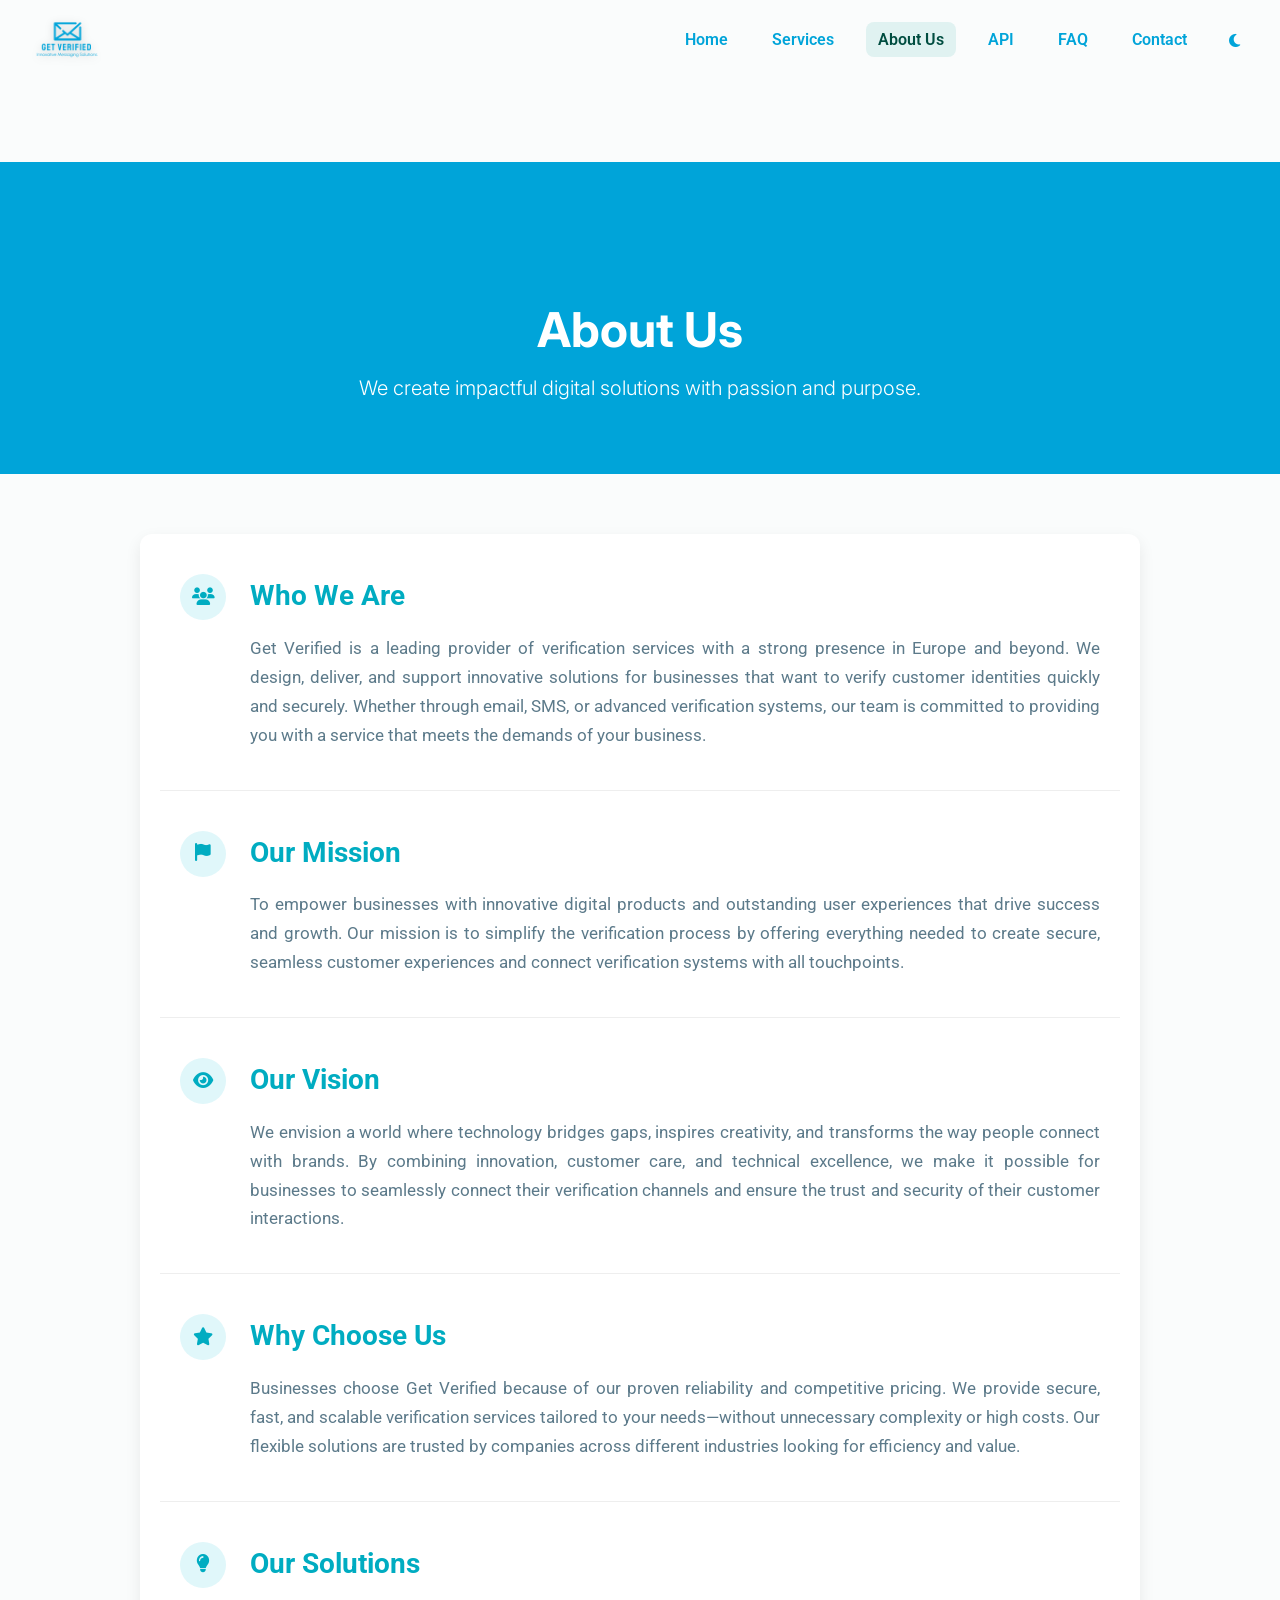
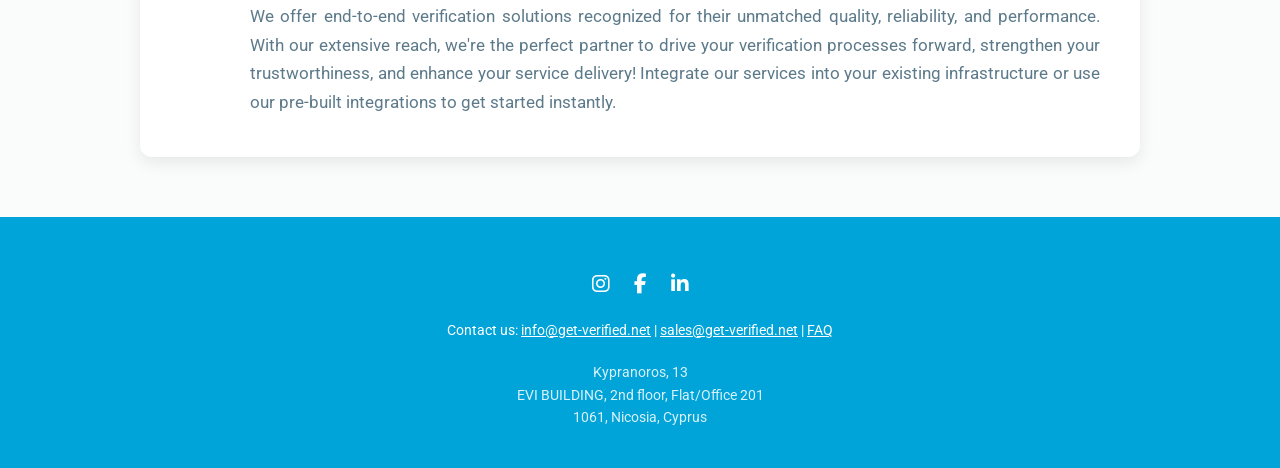
<file: aboutus/index.html>
﻿
<html lang="en">
<head>
  <meta charset="UTF-8">
  <meta name="viewport" content="width=device-width, initial-scale=1.0">
  <script>(function(){var t=localStorage.getItem('theme');if(t==='dark'){document.documentElement.setAttribute('data-theme','dark');}})();</script>
  <title>About Us</title>
  <meta name="description" content="Learn about Get Verified — innovative messaging solutions built for businesses that need reliable, secure communication.">
  <meta property="og:title" content="Get Verified | About Us">
  <meta property="og:description" content="Innovative messaging solutions built for businesses that need reliable, secure communication.">
  <meta property="og:image" content="https://get-verified.net/assets/FullLogo.png">
  <meta property="og:url" content="https://get-verified.net/aboutus/">
  <meta property="og:type" content="website">
  <link rel="icon" type="image/x-icon" href="/favicon.ico">
  <link rel="apple-touch-icon" href="/apple-touch-icon.png">
  <link href="https://fonts.googleapis.com/css2?family=Roboto:wght@400;700&display=swap" rel="stylesheet">
  <link rel="stylesheet" href="../shared.css">
  <link rel="stylesheet" href="aboutus.css">
  <link rel="stylesheet" href="https://cdnjs.cloudflare.com/ajax/libs/font-awesome/6.5.0/css/all.min.css">
</head>
<body>
  <!-- Navbar -->
  <nav class="navbar">
    <div class="logo">
      <img src="../assets/FullLogo_Transparent.png" alt="Get Verified logo" class="logo">
    </div>
    <ul class="nav-links">
      <li><a href="/index.html">Home</a></li>
      <li><a href="/services/index.html">Services</a></li>
      <li><a href="/aboutus/index.html">About Us</a></li>
      <li><a href="/api/index.html">API</a></li>
      <li><a href="/faq/index.html">FAQ</a></li>
      <li><a href="/contact/index.html">Contact</a></li>
      <li><button id="theme-toggle" class="theme-toggle" aria-label="Toggle dark mode"><i class="fas fa-moon"></i></button></li>
    </ul>
    <div class="hamburger" onclick="toggleMenu()">
      <div class="bar"></div>
      <div class="bar"></div>
      <div class="bar"></div>
    </div>
  </nav>

  <div style="height: 80px;"></div> <!-- spacing for fixed navbar -->

  <!-- Hero Section -->
  <div class="hero-section">
    <h1>About Us</h1>
    <p>We create impactful digital solutions with passion and purpose.</p>
  </div>

  <!-- Main Content -->
  <main class="about-content">
    <section>
      <h2>Who We Are</h2>
      <p>Get Verified is a leading provider of verification services with a strong presence in Europe and beyond. We design, deliver, and support innovative solutions for businesses that want to verify customer identities quickly and securely. Whether through email, SMS, or advanced verification systems, our team is committed to providing you with a service that meets the demands of your business.</p>
    </section>

    <section>
      <h2>Our Mission</h2>
      <p>To empower businesses with innovative digital products and outstanding user experiences that drive success and growth. Our mission is to simplify the verification process by offering everything needed to create secure, seamless customer experiences and connect verification systems with all touchpoints.</p>
    </section>

    <section>
      <h2>Our Vision</h2>
      <p>We envision a world where technology bridges gaps, inspires creativity, and transforms the way people connect with brands. By combining innovation, customer care, and technical excellence, we make it possible for businesses to seamlessly connect their verification channels and ensure the trust and security of their customer interactions.</p>
    </section>

    <section>
      <h2>Why Choose Us</h2>
      <p>Businesses choose Get Verified because of our proven reliability and competitive pricing. We provide secure, fast, and scalable verification services tailored to your needs—without unnecessary complexity or high costs. Our flexible solutions are trusted by companies across different industries looking for efficiency and value.</p>
    </section>

    <section>
      <h2>Our Solutions</h2>
      <p>We offer end-to-end verification solutions recognized for their unmatched quality, reliability, and performance. With our extensive reach, we're the perfect partner to drive your verification processes forward, strengthen your trustworthiness, and enhance your service delivery! Integrate our services into your existing infrastructure or use our pre-built integrations to get started instantly.</p>
    </section>
  </main>

  <!-- Footer -->
  <footer class="footer">
    <div class="social-icons">
      <a href="https://www.instagram.com/" target="_blank"><i class="fab fa-instagram"></i></a>
      <a href="https://www.facebook.com/" target="_blank"><i class="fab fa-facebook-f"></i></a>
      <a href="https://www.linkedin.com/" target="_blank"><i class="fab fa-linkedin-in"></i></a>
    </div>
    <div class="contact-emails">
  <p>Contact us: 
    <a href="mailto:info@get-verified.net">info@get-verified.net</a> | 
    <a href="mailto:sales@get-verified.net">sales@get-verified.net</a> | 
    <a href="/faq/index.html">FAQ</a>
  </p>
</div>

    <p class="copyright">Kypranoros, 13
      EVI BUILDING, 2nd floor, Flat/Office 201
      1061, Nicosia, Cyprus</p>
  </footer>

  <script src="../script.js"></script>
</body>
</html>
</file>
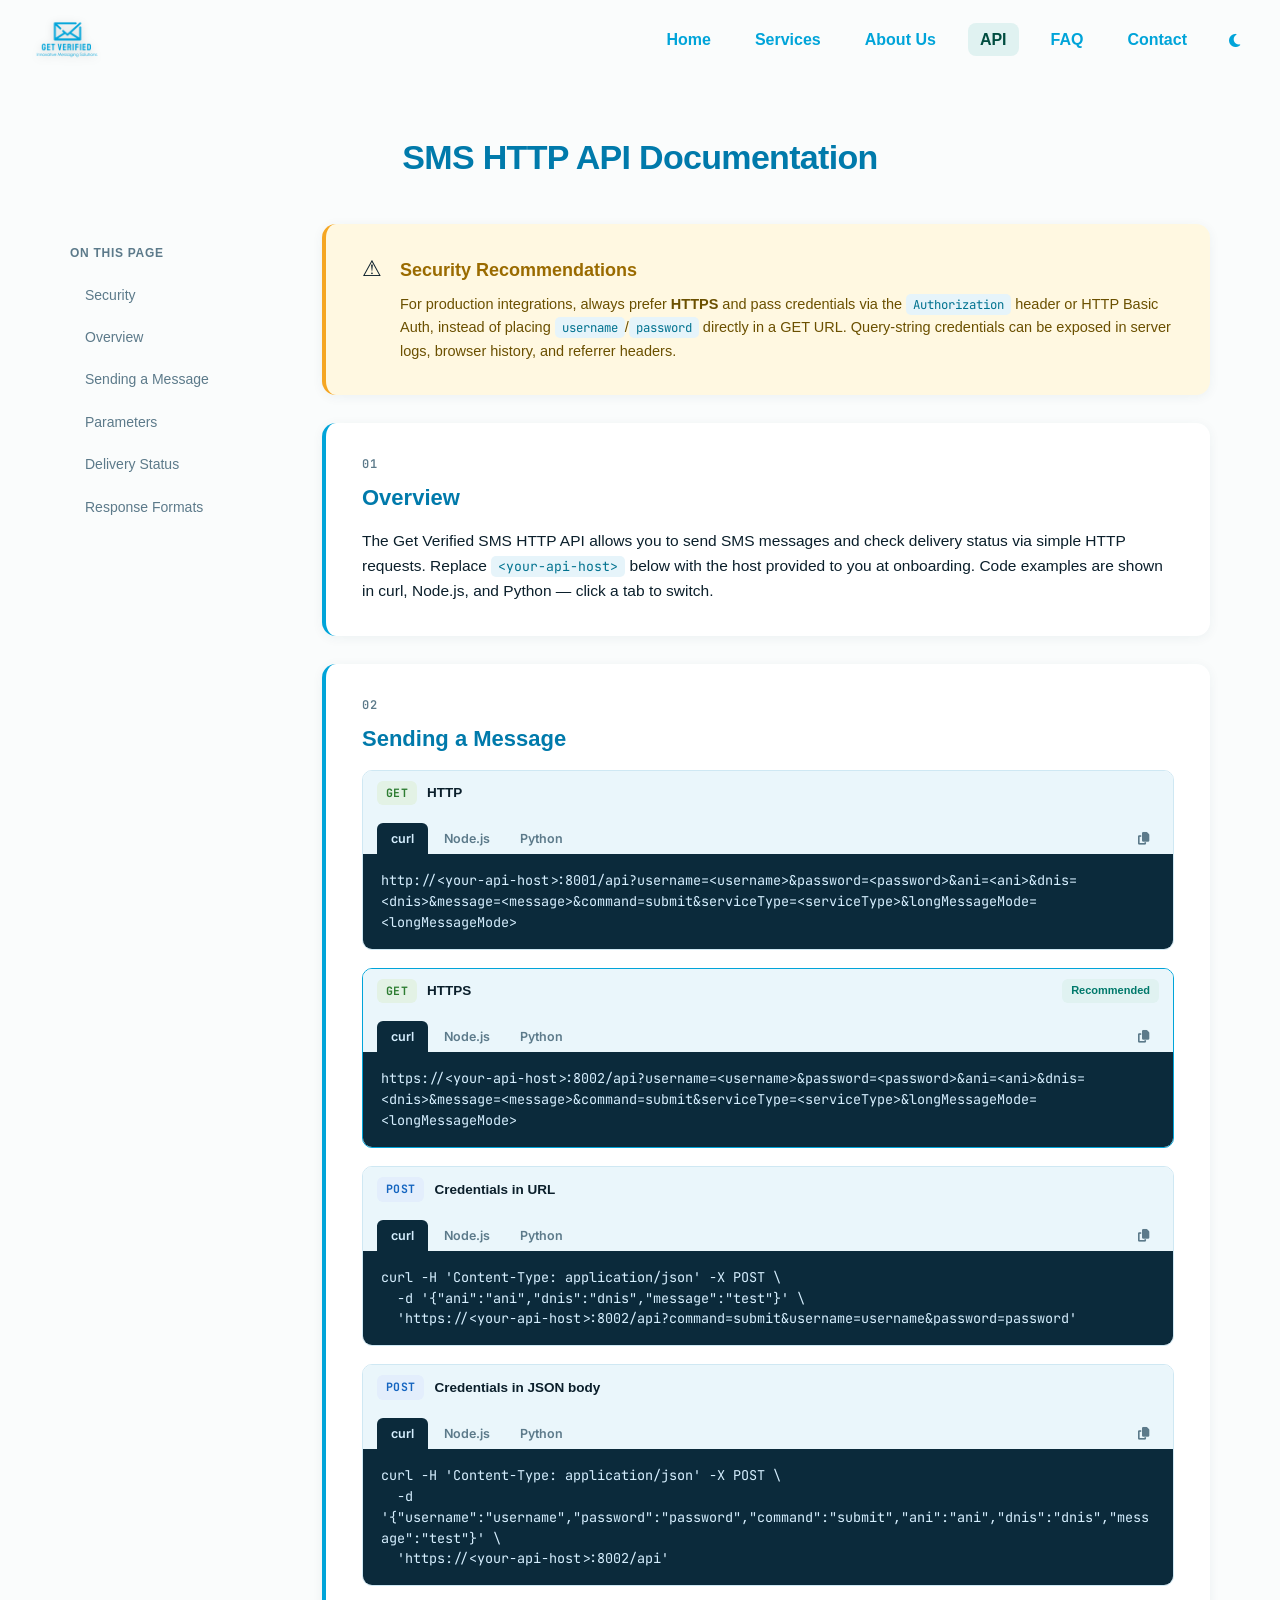
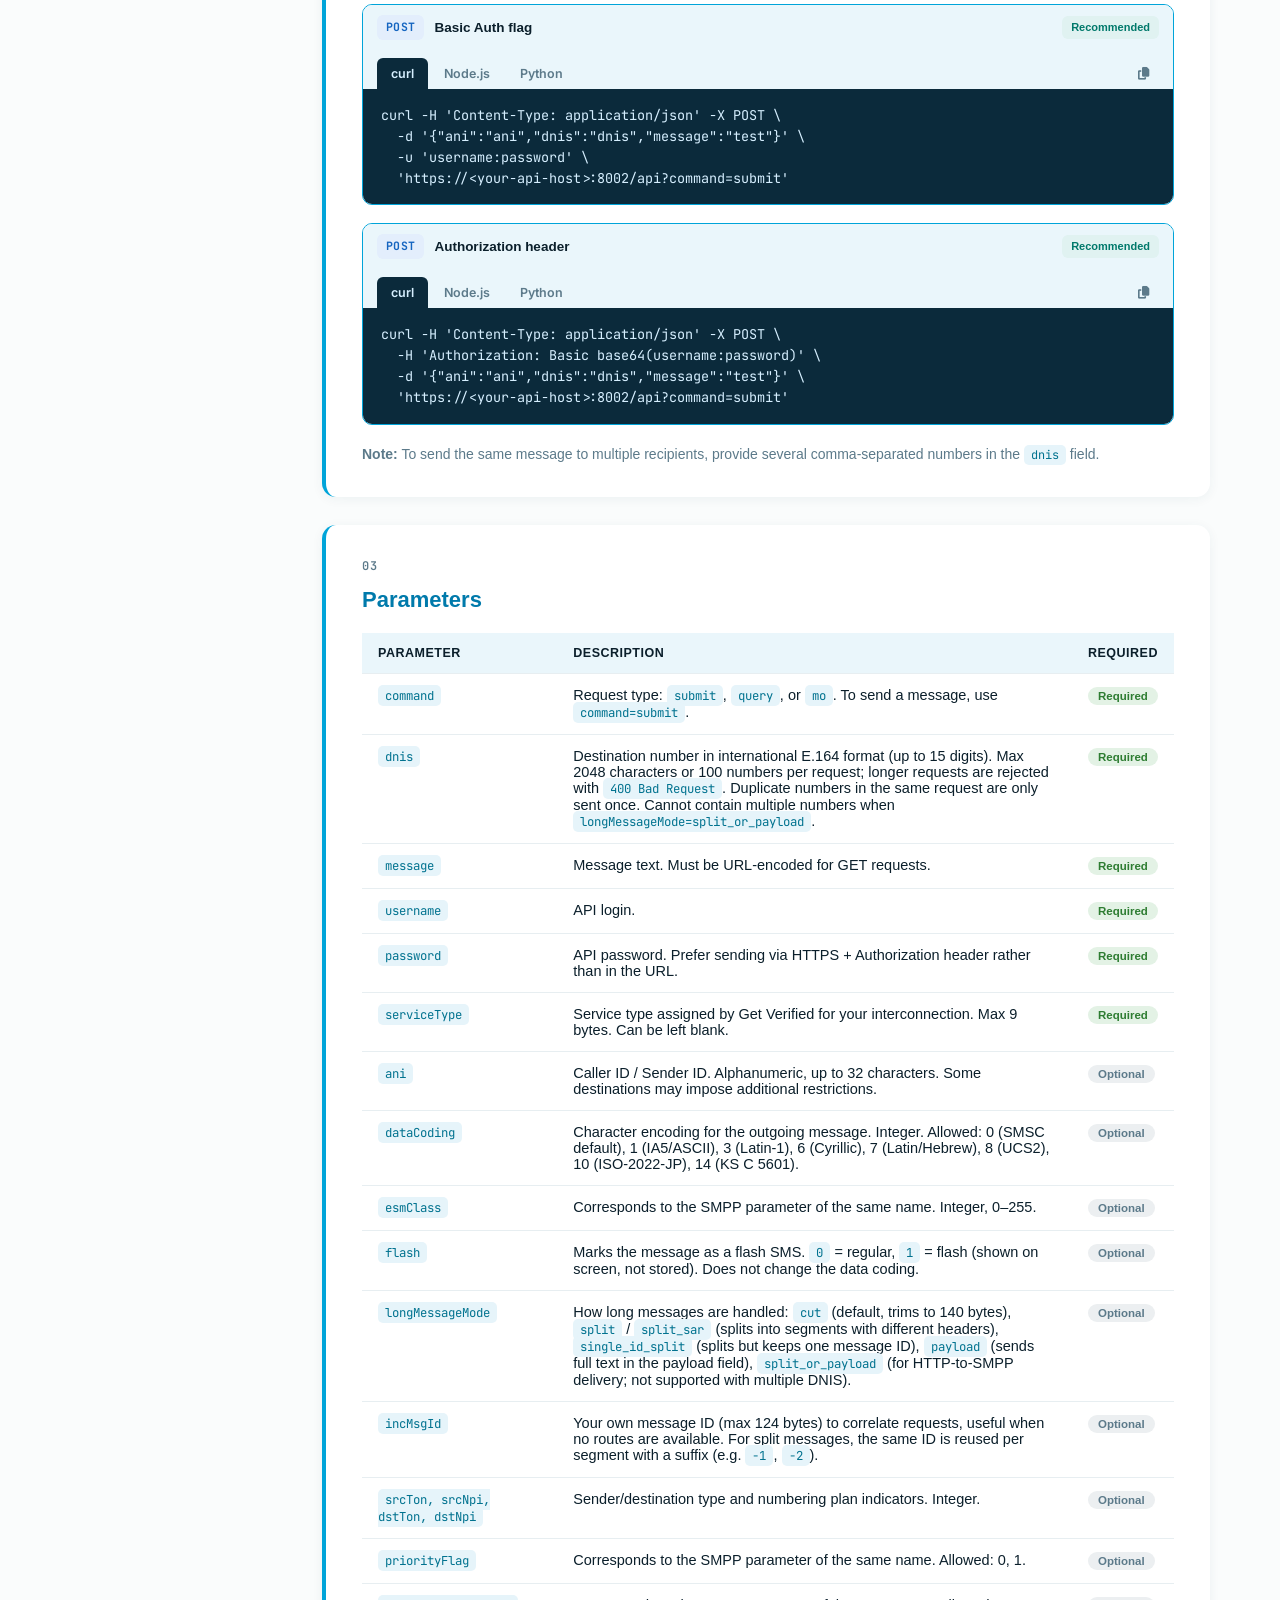
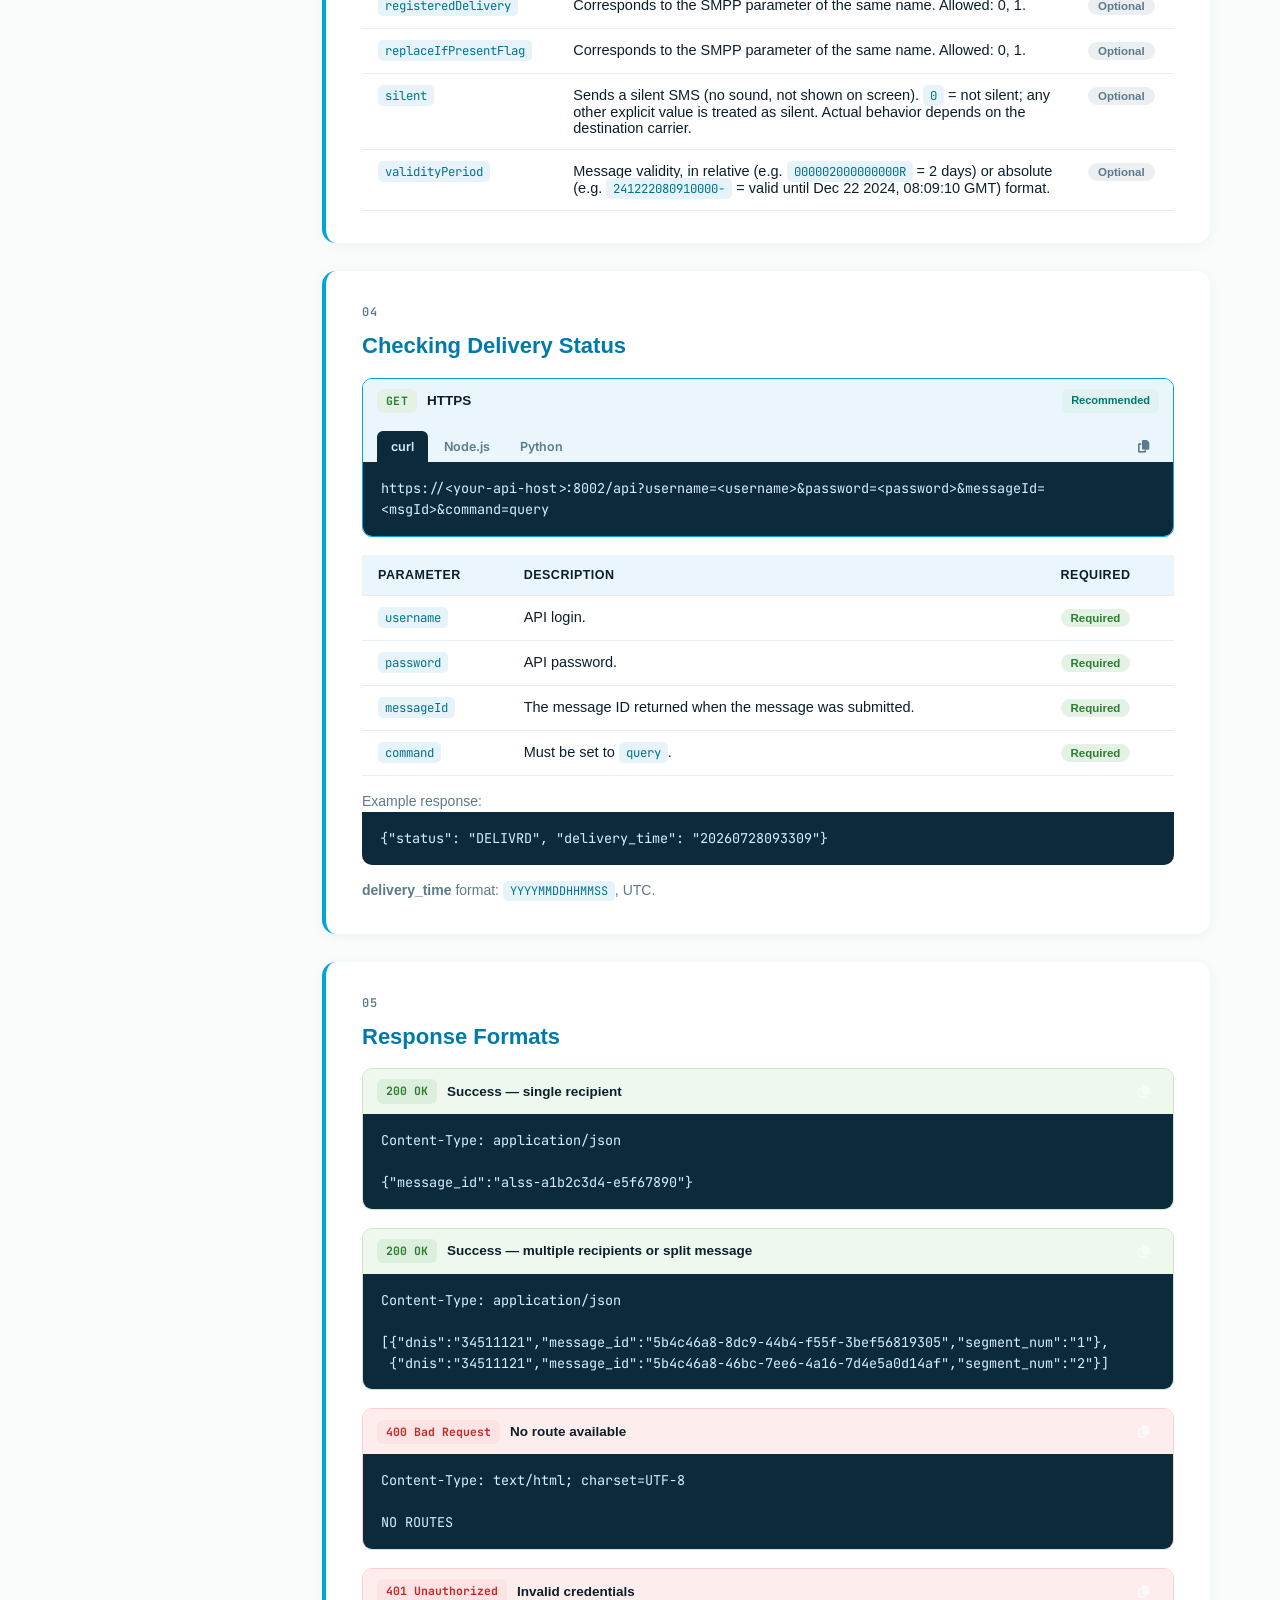
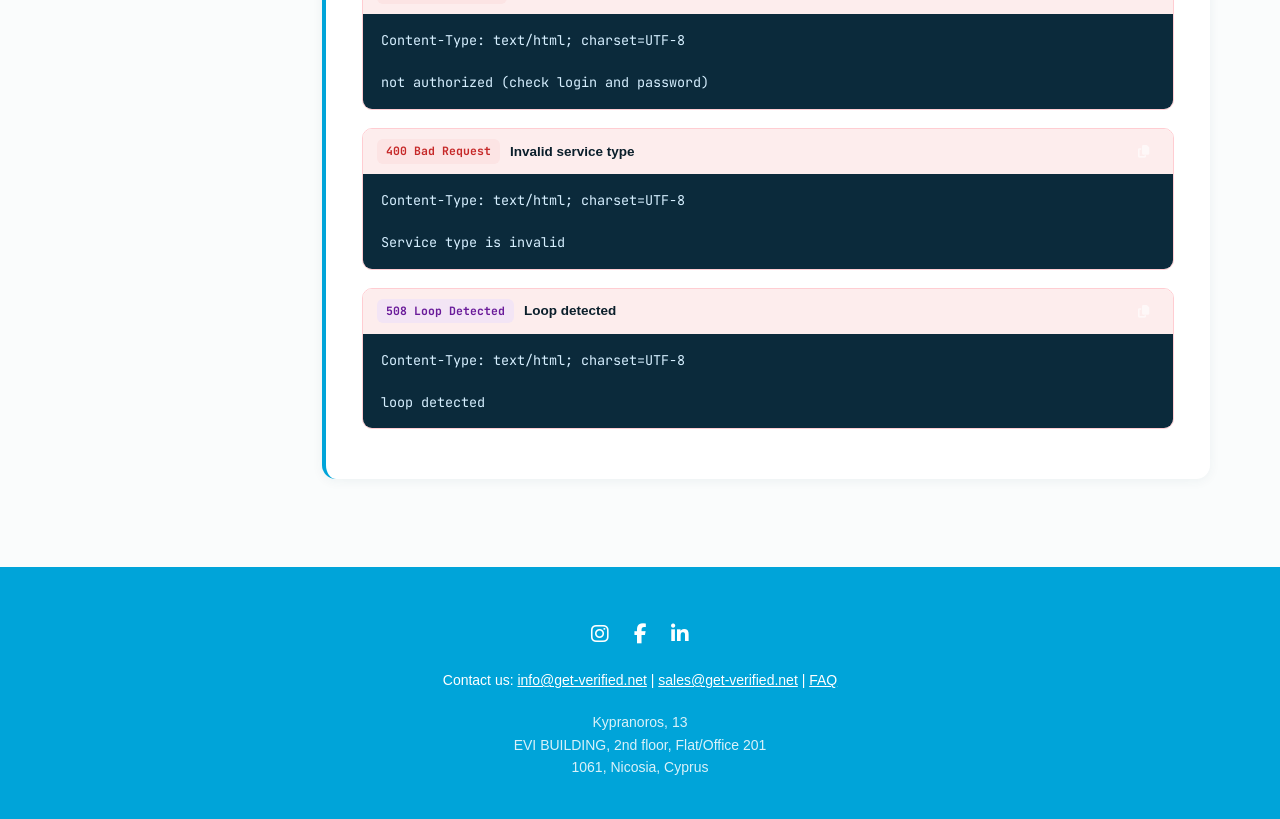
<file: api/index.html>
﻿<html lang="en">
<head>
  <meta charset="UTF-8">
  <meta name="viewport" content="width=device-width, initial-scale=1.0">
  <script>(function(){var t=localStorage.getItem('theme');if(t==='dark'){document.documentElement.setAttribute('data-theme','dark');}})();</script>
  <title>Get Verified | SMS HTTP API Documentation</title>
  <meta name="description" content="SMS HTTP API documentation for developers integrating Get Verified messaging services.">
  <meta property="og:title" content="Get Verified | SMS HTTP API Documentation">
  <meta property="og:description" content="SMS HTTP API documentation for developers.">
  <meta property="og:image" content="https://get-verified.net/assets/FullLogo.png">
  <meta property="og:url" content="https://get-verified.net/api/">
  <meta property="og:type" content="website">
  <link rel="icon" type="image/x-icon" href="/favicon.ico">
  <link rel="apple-touch-icon" href="/apple-touch-icon.png">
  <link href="https://fonts.googleapis.com/css2?family=Roboto:wght@400;700&display=swap" rel="stylesheet">
  <link rel="stylesheet" href="../shared.css">
  <link rel="stylesheet" href="api.css">
  <link rel="stylesheet" href="../css/styles.css">
  <link rel="stylesheet" href="https://cdnjs.cloudflare.com/ajax/libs/font-awesome/6.5.0/css/all.min.css">
</head>
<body>
<!-- Navbar -->
<nav class="navbar">
    <div class="logo">
      <img src="/assets/FullLogo_Transparent.png" alt="Get Verified logo" class="logo">
    </div>
    <ul class="nav-links">
      <li><a href="/index.html">Home</a></li>
      <li><a href="/services/index.html">Services</a></li>
      <li><a href="/aboutus/index.html">About Us</a></li>
      <li><a href="/api/index.html">API</a></li>
      <li><a href="/faq/index.html">FAQ</a></li>
      <li><a href="/contact/index.html">Contact</a></li>
      <li><button id="theme-toggle" class="theme-toggle" aria-label="Toggle dark mode"><i class="fas fa-moon"></i></button></li>
    </ul>
    <div class="hamburger" onclick="toggleMenu()">
      <div class="bar"></div>
      <div class="bar"></div>
      <div class="bar"></div>
    </div>
  </nav>
   <!-- Page Content -->
   <header>
    <h1>SMS HTTP API Documentation</h1>
  </header>

    <div class="api-layout">

    <!-- Sidebar TOC -->
    <aside class="api-toc">
      <p class="api-toc-label">On this page</p>
      <a href="#security">Security</a>
      <a href="#overview">Overview</a>
      <a href="#sending">Sending a Message</a>
      <a href="#parameters">Parameters</a>
      <a href="#status">Delivery Status</a>
      <a href="#responses">Response Formats</a>
    </aside>

    <div class="api-container">

      <!-- Security Notice -->
      <section class="api-section security-notice" id="security">
        <div class="section-icon">⚠</div>
        <div>
          <h2>Security Recommendations</h2>
          <p>For production integrations, always prefer <strong>HTTPS</strong> and pass credentials via the <code>Authorization</code> header or HTTP Basic Auth, instead of placing <code>username</code>/<code>password</code> directly in a GET URL. Query-string credentials can be exposed in server logs, browser history, and referrer headers.</p>
        </div>
      </section>

      <!-- Overview -->
      <section class="api-section" id="overview">
        <span class="eyebrow">01</span>
        <h2>Overview</h2>
        <p>The Get Verified SMS HTTP API allows you to send SMS messages and check delivery status via simple HTTP requests. Replace <code>&lt;your-api-host&gt;</code> below with the host provided to you at onboarding. Code examples are shown in curl, Node.js, and Python — click a tab to switch.</p>
      </section>

      <!-- Request Formats -->
      <section class="api-section" id="sending">
        <span class="eyebrow">02</span>
        <h2>Sending a Message</h2>

        <div class="endpoint-card">
          <div class="endpoint-head"><span class="method-badge method-get">GET</span><span class="endpoint-title">HTTP</span></div>
          <div class="code-tabs">
            <button class="code-tab active" data-lang="curl">curl</button>
            <button class="code-tab" data-lang="node">Node.js</button>
            <button class="code-tab" data-lang="python">Python</button>
          </div>
          <pre class="code-block active" data-lang="curl">http://&lt;your-api-host&gt;:8001/api?username=&lt;username&gt;&password=&lt;password&gt;&ani=&lt;ani&gt;&dnis=&lt;dnis&gt;&message=&lt;message&gt;&command=submit&serviceType=&lt;serviceType&gt;&longMessageMode=&lt;longMessageMode&gt;</pre>
          <pre class="code-block" data-lang="node">const params = new URLSearchParams({
  username: '&lt;username&gt;',
  password: '&lt;password&gt;',
  ani: '&lt;ani&gt;',
  dnis: '&lt;dnis&gt;',
  message: '&lt;message&gt;',
  command: 'submit',
  serviceType: '&lt;serviceType&gt;',
  longMessageMode: '&lt;longMessageMode&gt;'
});

const response = await fetch(`http://&lt;your-api-host&gt;:8001/api?${params}`);
const data = await response.json();</pre>
          <pre class="code-block" data-lang="python">import requests

params = {
    'username': '&lt;username&gt;',
    'password': '&lt;password&gt;',
    'ani': '&lt;ani&gt;',
    'dnis': '&lt;dnis&gt;',
    'message': '&lt;message&gt;',
    'command': 'submit',
    'serviceType': '&lt;serviceType&gt;',
    'longMessageMode': '&lt;longMessageMode&gt;'
}

response = requests.get('http://&lt;your-api-host&gt;:8001/api', params=params)
print(response.json())</pre>
        </div>

        <div class="endpoint-card recommended">
          <div class="endpoint-head"><span class="method-badge method-get">GET</span><span class="endpoint-title">HTTPS</span><span class="recommended-badge">Recommended</span></div>
          <div class="code-tabs">
            <button class="code-tab active" data-lang="curl">curl</button>
            <button class="code-tab" data-lang="node">Node.js</button>
            <button class="code-tab" data-lang="python">Python</button>
          </div>
          <pre class="code-block active" data-lang="curl">https://&lt;your-api-host&gt;:8002/api?username=&lt;username&gt;&password=&lt;password&gt;&ani=&lt;ani&gt;&dnis=&lt;dnis&gt;&message=&lt;message&gt;&command=submit&serviceType=&lt;serviceType&gt;&longMessageMode=&lt;longMessageMode&gt;</pre>
          <pre class="code-block" data-lang="node">const params = new URLSearchParams({
  username: '&lt;username&gt;',
  password: '&lt;password&gt;',
  ani: '&lt;ani&gt;',
  dnis: '&lt;dnis&gt;',
  message: '&lt;message&gt;',
  command: 'submit',
  serviceType: '&lt;serviceType&gt;',
  longMessageMode: '&lt;longMessageMode&gt;'
});

const response = await fetch(`https://&lt;your-api-host&gt;:8002/api?${params}`);
const data = await response.json();</pre>
          <pre class="code-block" data-lang="python">import requests

params = {
    'username': '&lt;username&gt;',
    'password': '&lt;password&gt;',
    'ani': '&lt;ani&gt;',
    'dnis': '&lt;dnis&gt;',
    'message': '&lt;message&gt;',
    'command': 'submit',
    'serviceType': '&lt;serviceType&gt;',
    'longMessageMode': '&lt;longMessageMode&gt;'
}

response = requests.get('https://&lt;your-api-host&gt;:8002/api', params=params)
print(response.json())</pre>
        </div>

        <div class="endpoint-card">
          <div class="endpoint-head"><span class="method-badge method-post">POST</span><span class="endpoint-title">Credentials in URL</span></div>
          <div class="code-tabs">
            <button class="code-tab active" data-lang="curl">curl</button>
            <button class="code-tab" data-lang="node">Node.js</button>
            <button class="code-tab" data-lang="python">Python</button>
          </div>
          <pre class="code-block active" data-lang="curl">curl -H 'Content-Type: application/json' -X POST \
  -d '{"ani":"ani","dnis":"dnis","message":"test"}' \
  'https://&lt;your-api-host&gt;:8002/api?command=submit&username=username&password=password'</pre>
          <pre class="code-block" data-lang="node">const response = await fetch(
  'https://&lt;your-api-host&gt;:8002/api?command=submit&username=username&password=password',
  {
    method: 'POST',
    headers: { 'Content-Type': 'application/json' },
    body: JSON.stringify({ ani: 'ani', dnis: 'dnis', message: 'test' })
  }
);</pre>
          <pre class="code-block" data-lang="python">import requests

response = requests.post(
    'https://&lt;your-api-host&gt;:8002/api',
    params={'command': 'submit', 'username': 'username', 'password': 'password'},
    json={'ani': 'ani', 'dnis': 'dnis', 'message': 'test'}
)</pre>
        </div>

        <div class="endpoint-card">
          <div class="endpoint-head"><span class="method-badge method-post">POST</span><span class="endpoint-title">Credentials in JSON body</span></div>
          <div class="code-tabs">
            <button class="code-tab active" data-lang="curl">curl</button>
            <button class="code-tab" data-lang="node">Node.js</button>
            <button class="code-tab" data-lang="python">Python</button>
          </div>
          <pre class="code-block active" data-lang="curl">curl -H 'Content-Type: application/json' -X POST \
  -d '{"username":"username","password":"password","command":"submit","ani":"ani","dnis":"dnis","message":"test"}' \
  'https://&lt;your-api-host&gt;:8002/api'</pre>
          <pre class="code-block" data-lang="node">const response = await fetch('https://&lt;your-api-host&gt;:8002/api', {
  method: 'POST',
  headers: { 'Content-Type': 'application/json' },
  body: JSON.stringify({
    username: 'username',
    password: 'password',
    command: 'submit',
    ani: 'ani',
    dnis: 'dnis',
    message: 'test'
  })
});</pre>
          <pre class="code-block" data-lang="python">import requests

response = requests.post('https://&lt;your-api-host&gt;:8002/api', json={
    'username': 'username',
    'password': 'password',
    'command': 'submit',
    'ani': 'ani',
    'dnis': 'dnis',
    'message': 'test'
})</pre>
        </div>

        <div class="endpoint-card recommended">
          <div class="endpoint-head"><span class="method-badge method-post">POST</span><span class="endpoint-title">Basic Auth flag</span><span class="recommended-badge">Recommended</span></div>
          <div class="code-tabs">
            <button class="code-tab active" data-lang="curl">curl</button>
            <button class="code-tab" data-lang="node">Node.js</button>
            <button class="code-tab" data-lang="python">Python</button>
          </div>
          <pre class="code-block active" data-lang="curl">curl -H 'Content-Type: application/json' -X POST \
  -d '{"ani":"ani","dnis":"dnis","message":"test"}' \
  -u 'username:password' \
  'https://&lt;your-api-host&gt;:8002/api?command=submit'</pre>
          <pre class="code-block" data-lang="node">const response = await fetch('https://&lt;your-api-host&gt;:8002/api?command=submit', {
  method: 'POST',
  headers: {
    'Content-Type': 'application/json',
    'Authorization': 'Basic ' + Buffer.from('username:password').toString('base64')
  },
  body: JSON.stringify({ ani: 'ani', dnis: 'dnis', message: 'test' })
});</pre>
          <pre class="code-block" data-lang="python">import requests
from requests.auth import HTTPBasicAuth

response = requests.post(
    'https://&lt;your-api-host&gt;:8002/api?command=submit',
    json={'ani': 'ani', 'dnis': 'dnis', 'message': 'test'},
    auth=HTTPBasicAuth('username', 'password')
)</pre>
        </div>

        <div class="endpoint-card recommended">
          <div class="endpoint-head"><span class="method-badge method-post">POST</span><span class="endpoint-title">Authorization header</span><span class="recommended-badge">Recommended</span></div>
          <div class="code-tabs">
            <button class="code-tab active" data-lang="curl">curl</button>
            <button class="code-tab" data-lang="node">Node.js</button>
            <button class="code-tab" data-lang="python">Python</button>
          </div>
          <pre class="code-block active" data-lang="curl">curl -H 'Content-Type: application/json' -X POST \
  -H 'Authorization: Basic base64(username:password)' \
  -d '{"ani":"ani","dnis":"dnis","message":"test"}' \
  'https://&lt;your-api-host&gt;:8002/api?command=submit'</pre>
          <pre class="code-block" data-lang="node">const credentials = Buffer.from('username:password').toString('base64');

const response = await fetch('https://&lt;your-api-host&gt;:8002/api?command=submit', {
  method: 'POST',
  headers: {
    'Content-Type': 'application/json',
    'Authorization': `Basic ${credentials}`
  },
  body: JSON.stringify({ ani: 'ani', dnis: 'dnis', message: 'test' })
});</pre>
          <pre class="code-block" data-lang="python">import requests
import base64

credentials = base64.b64encode(b'username:password').decode()

response = requests.post(
    'https://&lt;your-api-host&gt;:8002/api?command=submit',
    headers={'Authorization': f'Basic {credentials}'},
    json={'ani': 'ani', 'dnis': 'dnis', 'message': 'test'}
)</pre>
        </div>

        <p class="note"><strong>Note:</strong> To send the same message to multiple recipients, provide several comma-separated numbers in the <code>dnis</code> field.</p>
      </section>

      <!-- Parameters -->
      <section class="api-section" id="parameters">
        <span class="eyebrow">03</span>
        <h2>Parameters</h2>
        <table class="parameter-table">
          <tr><th>Parameter</th><th>Description</th><th>Required</th></tr>
          <tr><td><code>command</code></td><td>Request type: <code>submit</code>, <code>query</code>, or <code>mo</code>. To send a message, use <code>command=submit</code>.</td><td><span class="pill pill-required">Required</span></td></tr>
          <tr><td><code>dnis</code></td><td>Destination number in international E.164 format (up to 15 digits). Max 2048 characters or 100 numbers per request; longer requests are rejected with <code>400 Bad Request</code>. Duplicate numbers in the same request are only sent once. Cannot contain multiple numbers when <code>longMessageMode=split_or_payload</code>.</td><td><span class="pill pill-required">Required</span></td></tr>
          <tr><td><code>message</code></td><td>Message text. Must be URL-encoded for GET requests.</td><td><span class="pill pill-required">Required</span></td></tr>
          <tr><td><code>username</code></td><td>API login.</td><td><span class="pill pill-required">Required</span></td></tr>
          <tr><td><code>password</code></td><td>API password. Prefer sending via HTTPS + Authorization header rather than in the URL.</td><td><span class="pill pill-required">Required</span></td></tr>
          <tr><td><code>serviceType</code></td><td>Service type assigned by Get Verified for your interconnection. Max 9 bytes. Can be left blank.</td><td><span class="pill pill-required">Required</span></td></tr>
          <tr><td><code>ani</code></td><td>Caller ID / Sender ID. Alphanumeric, up to 32 characters. Some destinations may impose additional restrictions.</td><td><span class="pill pill-optional">Optional</span></td></tr>
          <tr><td><code>dataCoding</code></td><td>Character encoding for the outgoing message. Integer. Allowed: 0 (SMSC default), 1 (IA5/ASCII), 3 (Latin-1), 6 (Cyrillic), 7 (Latin/Hebrew), 8 (UCS2), 10 (ISO-2022-JP), 14 (KS C 5601).</td><td><span class="pill pill-optional">Optional</span></td></tr>
          <tr><td><code>esmClass</code></td><td>Corresponds to the SMPP parameter of the same name. Integer, 0–255.</td><td><span class="pill pill-optional">Optional</span></td></tr>
          <tr><td><code>flash</code></td><td>Marks the message as a flash SMS. <code>0</code> = regular, <code>1</code> = flash (shown on screen, not stored). Does not change the data coding.</td><td><span class="pill pill-optional">Optional</span></td></tr>
          <tr><td><code>longMessageMode</code></td><td>How long messages are handled: <code>cut</code> (default, trims to 140 bytes), <code>split</code> / <code>split_sar</code> (splits into segments with different headers), <code>single_id_split</code> (splits but keeps one message ID), <code>payload</code> (sends full text in the payload field), <code>split_or_payload</code> (for HTTP-to-SMPP delivery; not supported with multiple DNIS).</td><td><span class="pill pill-optional">Optional</span></td></tr>
          <tr><td><code>incMsgId</code></td><td>Your own message ID (max 124 bytes) to correlate requests, useful when no routes are available. For split messages, the same ID is reused per segment with a suffix (e.g. <code>-1</code>, <code>-2</code>).</td><td><span class="pill pill-optional">Optional</span></td></tr>
          <tr><td><code>srcTon, srcNpi, dstTon, dstNpi</code></td><td>Sender/destination type and numbering plan indicators. Integer.</td><td><span class="pill pill-optional">Optional</span></td></tr>
          <tr><td><code>priorityFlag</code></td><td>Corresponds to the SMPP parameter of the same name. Allowed: 0, 1.</td><td><span class="pill pill-optional">Optional</span></td></tr>
          <tr><td><code>registeredDelivery</code></td><td>Corresponds to the SMPP parameter of the same name. Allowed: 0, 1.</td><td><span class="pill pill-optional">Optional</span></td></tr>
          <tr><td><code>replaceIfPresentFlag</code></td><td>Corresponds to the SMPP parameter of the same name. Allowed: 0, 1.</td><td><span class="pill pill-optional">Optional</span></td></tr>
          <tr><td><code>silent</code></td><td>Sends a silent SMS (no sound, not shown on screen). <code>0</code> = not silent; any other explicit value is treated as silent. Actual behavior depends on the destination carrier.</td><td><span class="pill pill-optional">Optional</span></td></tr>
          <tr><td><code>validityPeriod</code></td><td>Message validity, in relative (e.g. <code>000002000000000R</code> = 2 days) or absolute (e.g. <code>241222080910000-</code> = valid until Dec 22 2024, 08:09:10 GMT) format.</td><td><span class="pill pill-optional">Optional</span></td></tr>
        </table>
      </section>

      <!-- Status check -->
      <section class="api-section" id="status">
        <span class="eyebrow">04</span>
        <h2>Checking Delivery Status</h2>
        <div class="endpoint-card recommended">
          <div class="endpoint-head"><span class="method-badge method-get">GET</span><span class="endpoint-title">HTTPS</span><span class="recommended-badge">Recommended</span></div>
          <div class="code-tabs">
            <button class="code-tab active" data-lang="curl">curl</button>
            <button class="code-tab" data-lang="node">Node.js</button>
            <button class="code-tab" data-lang="python">Python</button>
          </div>
          <pre class="code-block active" data-lang="curl">https://&lt;your-api-host&gt;:8002/api?username=&lt;username&gt;&password=&lt;password&gt;&messageId=&lt;msgId&gt;&command=query</pre>
          <pre class="code-block" data-lang="node">const params = new URLSearchParams({
  username: '&lt;username&gt;',
  password: '&lt;password&gt;',
  messageId: '&lt;msgId&gt;',
  command: 'query'
});

const response = await fetch(`https://&lt;your-api-host&gt;:8002/api?${params}`);
const data = await response.json();</pre>
          <pre class="code-block" data-lang="python">import requests

params = {
    'username': '&lt;username&gt;',
    'password': '&lt;password&gt;',
    'messageId': '&lt;msgId&gt;',
    'command': 'query'
}

response = requests.get('https://&lt;your-api-host&gt;:8002/api', params=params)
print(response.json())</pre>
        </div>
        <table class="parameter-table">
          <tr><th>Parameter</th><th>Description</th><th>Required</th></tr>
          <tr><td><code>username</code></td><td>API login.</td><td><span class="pill pill-required">Required</span></td></tr>
          <tr><td><code>password</code></td><td>API password.</td><td><span class="pill pill-required">Required</span></td></tr>
          <tr><td><code>messageId</code></td><td>The message ID returned when the message was submitted.</td><td><span class="pill pill-required">Required</span></td></tr>
          <tr><td><code>command</code></td><td>Must be set to <code>query</code>.</td><td><span class="pill pill-required">Required</span></td></tr>
        </table>
        <p class="note">Example response:</p>
        <pre>{"status": "DELIVRD", "delivery_time": "20260728093309"}</pre>
        <p class="note"><strong>delivery_time</strong> format: <code>YYYYMMDDHHMMSS</code>, UTC.</p>
      </section>

      <!-- Responses -->
      <section class="api-section" id="responses">
        <span class="eyebrow">05</span>
        <h2>Response Formats</h2>

        <div class="response-card success">
          <div class="response-head"><span class="status-badge status-200">200 OK</span><span class="response-title">Success — single recipient</span></div>
          <pre>Content-Type: application/json

{"message_id":"alss-a1b2c3d4-e5f67890"}</pre>
        </div>

        <div class="response-card success">
          <div class="response-head"><span class="status-badge status-200">200 OK</span><span class="response-title">Success — multiple recipients or split message</span></div>
          <pre>Content-Type: application/json

[{"dnis":"34511121","message_id":"5b4c46a8-8dc9-44b4-f55f-3bef56819305","segment_num":"1"},
 {"dnis":"34511121","message_id":"5b4c46a8-46bc-7ee6-4a16-7d4e5a0d14af","segment_num":"2"}]</pre>
        </div>

        <div class="response-card error">
          <div class="response-head"><span class="status-badge status-400">400 Bad Request</span><span class="response-title">No route available</span></div>
          <pre>Content-Type: text/html; charset=UTF-8

NO ROUTES</pre>
        </div>

        <div class="response-card error">
          <div class="response-head"><span class="status-badge status-401">401 Unauthorized</span><span class="response-title">Invalid credentials</span></div>
          <pre>Content-Type: text/html; charset=UTF-8

not authorized (check login and password)</pre>
        </div>

        <div class="response-card error">
          <div class="response-head"><span class="status-badge status-400">400 Bad Request</span><span class="response-title">Invalid service type</span></div>
          <pre>Content-Type: text/html; charset=UTF-8

Service type is invalid</pre>
        </div>

        <div class="response-card error">
          <div class="response-head"><span class="status-badge status-508">508 Loop Detected</span><span class="response-title">Loop detected</span></div>
          <pre>Content-Type: text/html; charset=UTF-8

loop detected</pre>
        </div>
      </section>

    </div>
  </div>


  <footer class="footer">
        <div class="social-icons">
          <a href="https://www.instagram.com/" target="_blank"><i class="fab fa-instagram"></i></a>
          <a href="https://www.facebook.com/" target="_blank"><i class="fab fa-facebook-f"></i></a>
          <a href="https://www.linkedin.com/" target="_blank"><i class="fab fa-linkedin-in"></i></a>
        </div>
        <div class="contact-emails">
  <p>Contact us: 
    <a href="mailto:info@get-verified.net">info@get-verified.net</a> | 
    <a href="mailto:sales@get-verified.net">sales@get-verified.net</a> | 
    <a href="/faq/index.html">FAQ</a>
  </p>
</div>

        <p class="copyright">Kypranoros, 13
      EVI BUILDING, 2nd floor, Flat/Office 201
      1061, Nicosia, Cyprus</p>
      </footer>
    
      <script src="../script.js"></script>
  <script src="../api_tabs.js"></script>
</body>
</file>
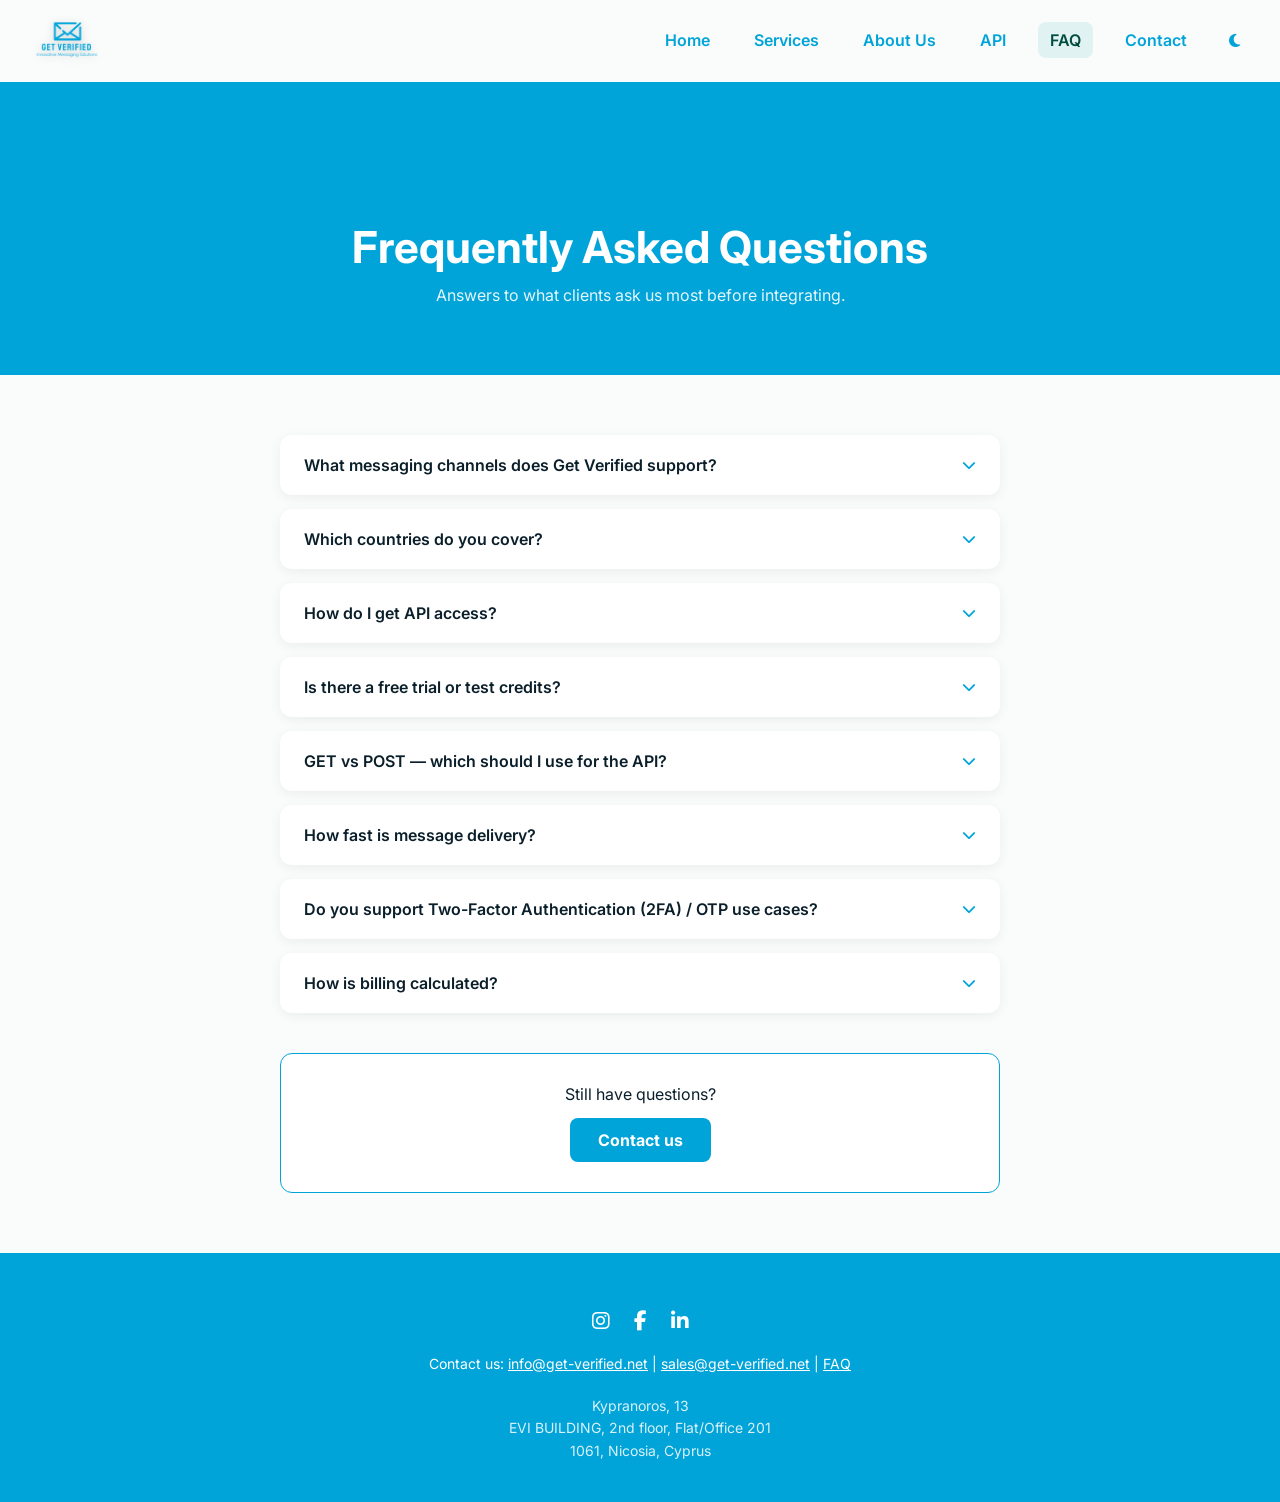
<file: faq/index.html>
﻿<!DOCTYPE html>
<html lang="en">
<head>
  <meta charset="UTF-8">
  <meta name="viewport" content="width=device-width, initial-scale=1.0">
  <script>(function(){var t=localStorage.getItem('theme');if(t==='dark'){document.documentElement.setAttribute('data-theme','dark');}})();</script>
  <title>Get Verified | FAQ</title>
  <meta name="description" content="Frequently asked questions about Get Verified's SMS, WhatsApp, Viber and RCS messaging services, API access, and billing.">
  <meta property="og:title" content="Get Verified | FAQ">
  <meta property="og:description" content="Frequently asked questions about Get Verified's messaging services, API access, and billing.">
  <meta property="og:image" content="https://get-verified.net/assets/FullLogo.png">
  <meta property="og:url" content="https://get-verified.net/faq/">
  <meta property="og:type" content="website">
  <link rel="icon" type="image/x-icon" href="/favicon.ico">
  <link rel="apple-touch-icon" href="/apple-touch-icon.png">
  <link rel="stylesheet" href="../shared.css">
  <link rel="stylesheet" href="faq.css">
  <link rel="stylesheet" href="https://cdnjs.cloudflare.com/ajax/libs/font-awesome/6.5.0/css/all.min.css">
</head>
<body>

  <!-- Navbar -->
  <nav class="navbar">
    <div class="logo">
      <img src="../assets/FullLogo_Transparent.png" alt="Get Verified logo" class="logo">
    </div>
    <ul class="nav-links">
      <li><a href="/index.html">Home</a></li>
      <li><a href="/services/index.html">Services</a></li>
      <li><a href="/aboutus/index.html">About Us</a></li>
      <li><a href="/api/index.html">API</a></li>
      <li><a href="/faq/index.html">FAQ</a></li>
      <li><a href="/contact/index.html">Contact</a></li>
      <li><button id="theme-toggle" class="theme-toggle" aria-label="Toggle dark mode"><i class="fas fa-moon"></i></button></li>
    </ul>
    <div class="hamburger" onclick="toggleMenu()">
      <div class="bar"></div>
      <div class="bar"></div>
      <div class="bar"></div>
    </div>
  </nav>

  <!-- Hero -->
  <div class="hero-section">
    <h1>Frequently Asked Questions</h1>
    <p>Answers to what clients ask us most before integrating.</p>
  </div>

  <!-- FAQ Accordion -->
  <main class="faq-container">

    <div class="faq-item">
      <div class="faq-question">
        <span>What messaging channels does Get Verified support?</span>
        <i class="fas fa-chevron-down faq-icon"></i>
      </div>
      <div class="faq-answer">
        <p>We support SMS (A2P), WhatsApp Business, Viber, and RCS messaging, along with HLR lookup and number verification services.</p>
      </div>
    </div>

    <div class="faq-item">
      <div class="faq-question">
        <span>Which countries do you cover?</span>
        <i class="fas fa-chevron-down faq-icon"></i>
      </div>
      <div class="faq-answer">
        <p>We offer global coverage, reaching virtually every country worldwide through our carrier network.</p>
      </div>
    </div>

    <div class="faq-item">
      <div class="faq-question">
        <span>How do I get API access?</span>
        <i class="fas fa-chevron-down faq-icon"></i>
      </div>
      <div class="faq-answer">
        <p>Reach out via our <a href="/contact/index.html">Contact page</a> or email <a href="mailto:sales@get-verified.net">sales@get-verified.net</a> with your expected use case and volume. We'll provide your API credentials and onboarding host after a short setup call.</p>
      </div>
    </div>

    <div class="faq-item">
      <div class="faq-question">
        <span>Is there a free trial or test credits?</span>
        <i class="fas fa-chevron-down faq-icon"></i>
      </div>
      <div class="faq-answer">
        <p>Yes, we offer a free trial. Contact our sales team to get started with test credits.</p>
      </div>
    </div>

    <div class="faq-item">
      <div class="faq-question">
        <span>GET vs POST — which should I use for the API?</span>
        <i class="fas fa-chevron-down faq-icon"></i>
      </div>
      <div class="faq-answer">
        <p>Both work identically for sending messages. We recommend POST with HTTPS and an Authorization header for production use, since GET requests can expose credentials in server logs. See our <a href="/api/index.html">API documentation</a> for details.</p>
      </div>
    </div>

    <div class="faq-item">
      <div class="faq-question">
        <span>How fast is message delivery?</span>
        <i class="fas fa-chevron-down faq-icon"></i>
      </div>
      <div class="faq-answer">
        <p>Delivery time depends on the destination network, but our intelligent routing typically delivers messages within seconds under normal conditions.</p>
      </div>
    </div>

    <div class="faq-item">
      <div class="faq-question">
        <span>Do you support Two-Factor Authentication (2FA) / OTP use cases?</span>
        <i class="fas fa-chevron-down faq-icon"></i>
      </div>
      <div class="faq-answer">
        <p>Yes — our Verifications service is built specifically for one-time password delivery and identity verification via SMS.</p>
      </div>
    </div>

    <div class="faq-item">
      <div class="faq-question">
        <span>How is billing calculated?</span>
        <i class="fas fa-chevron-down faq-icon"></i>
      </div>
      <div class="faq-answer">
        <p>Billing is flexible — we support both postpaid and prepaid arrangements, depending on what works best for your business.</p>
      </div>
    </div>

    <div class="faq-cta">
      <p>Still have questions?</p>
      <a href="/contact/index.html" class="faq-cta-btn">Contact us</a>
    </div>

  </main>

  <!-- Footer -->
  <footer class="footer">
    <div class="social-icons">
      <a href="https://www.instagram.com/" target="_blank"><i class="fab fa-instagram"></i></a>
      <a href="https://www.facebook.com/" target="_blank"><i class="fab fa-facebook-f"></i></a>
      <a href="https://www.linkedin.com/" target="_blank"><i class="fab fa-linkedin-in"></i></a>
    </div>
    <div class="contact-emails">
      <p>Contact us:
        <a href="mailto:info@get-verified.net">info@get-verified.net</a> |
        <a href="mailto:sales@get-verified.net">sales@get-verified.net</a> |
        <a href="/faq/index.html">FAQ</a>
      </p>
    </div>
    <p class="copyright">Kypranoros, 13
      EVI BUILDING, 2nd floor, Flat/Office 201
      1061, Nicosia, Cyprus</p>
  </footer>

  <script src="../script.js"></script>
  <script src="faq.js"></script>
</body>
</html>
</file>
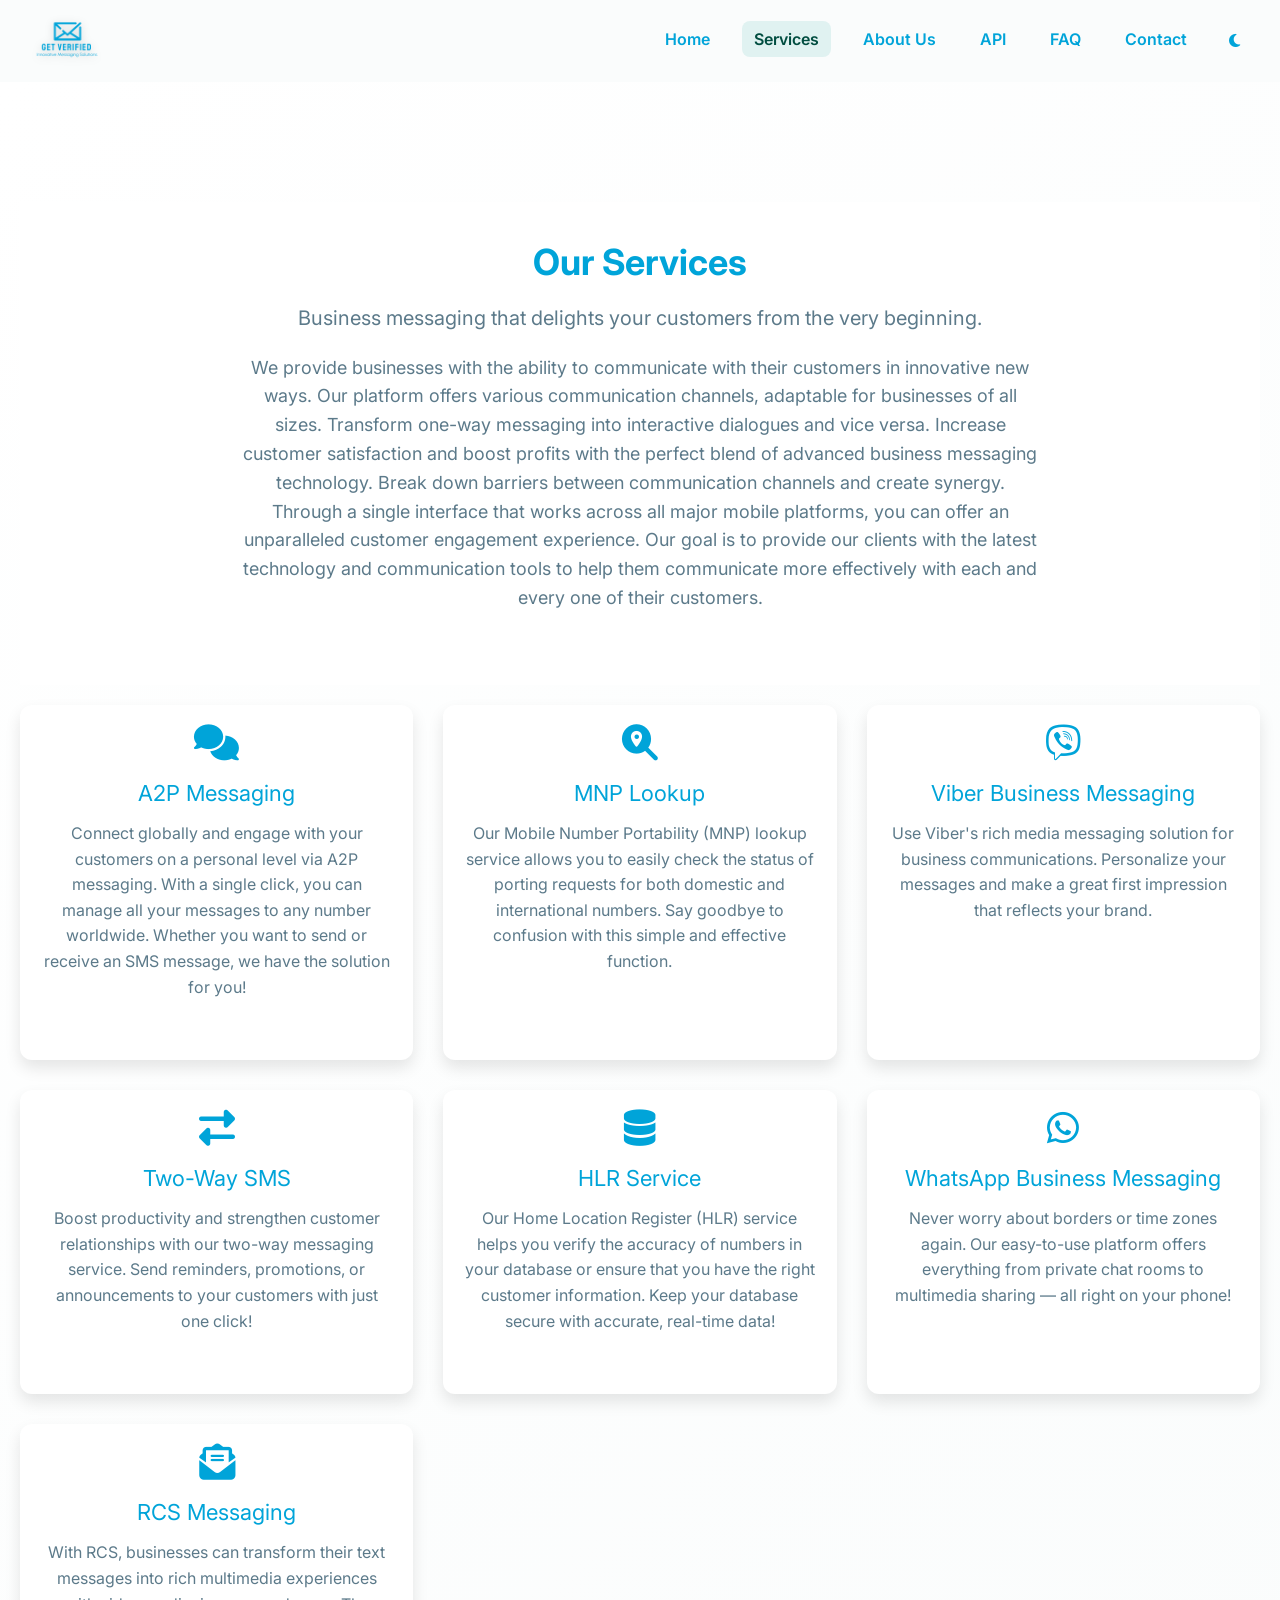
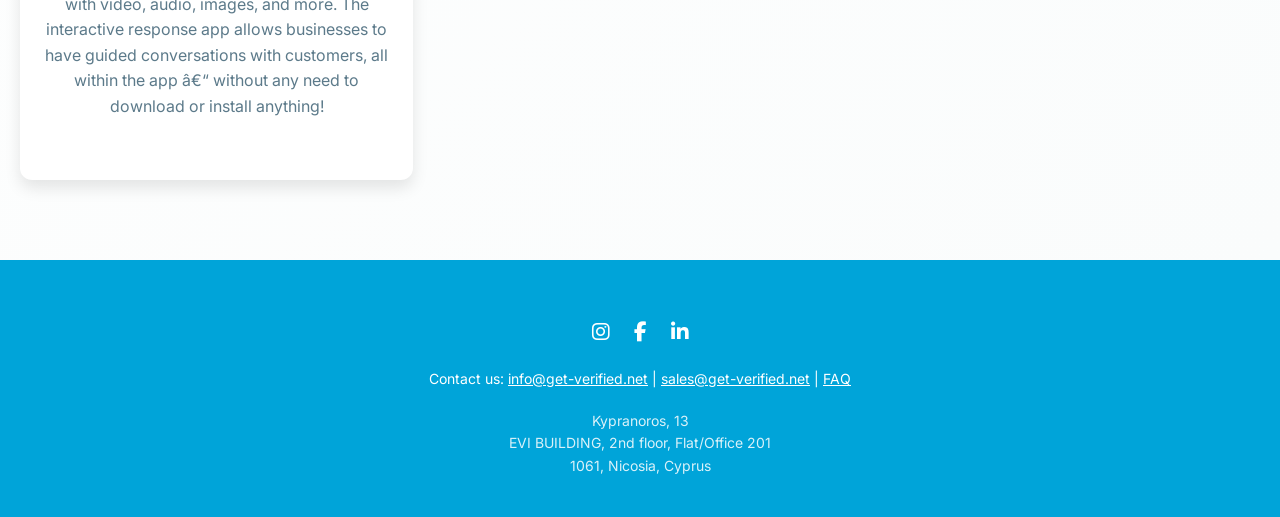
<file: services/index.html>
﻿<!DOCTYPE html>
<html lang="en">
<head>
  <meta charset="UTF-8">
  <meta name="viewport" content="width=device-width, initial-scale=1.0">
  <script>(function(){var t=localStorage.getItem('theme');if(t==='dark'){document.documentElement.setAttribute('data-theme','dark');}})();</script>
  <title>Get Verified | Our Services</title>
  <meta name="description" content="Explore our messaging services: A2P SMS, WhatsApp Business, Viber, RCS, HLR lookup and OTP verification.">
  <meta property="og:title" content="Get Verified | Our Services">
  <meta property="og:description" content="A2P SMS, WhatsApp Business, Viber, RCS, HLR lookup and OTP verification services.">
  <meta property="og:image" content="https://get-verified.net/assets/FullLogo.png">
  <meta property="og:url" content="https://get-verified.net/services/">
  <meta property="og:type" content="website">
  <link rel="icon" type="image/x-icon" href="/favicon.ico">
  <link rel="apple-touch-icon" href="/apple-touch-icon.png">
  <link href="https://fonts.googleapis.com/css2?family=Roboto:wght@400;700&display=swap" rel="stylesheet">
  <link rel="stylesheet" href="services.css">
  <link rel="stylesheet" href="../shared.css">
  <link rel="stylesheet" href="https://cdnjs.cloudflare.com/ajax/libs/font-awesome/6.5.0/css/all.min.css">

</head>
<body>

  <!-- Navbar -->
  <nav class="navbar">
    <div class="logo">
    <img src="../assets/FullLogo_Transparent.png" alt="Get Verified logo" class="logo" >
  </div>
    <ul class="nav-links">
      <li><a href="/index.html">Home</a></li>
      <li><a href="services/index.html">Services</a></li>
      <li><a href="../aboutus/index.html">About Us</a></li>
      <li><a href="/api/index.html">API</a></li>
      <li><a href="/faq/index.html">FAQ</a></li>
      <li><a href="/contact/index.html">Contact</a></li>
      <li><button id="theme-toggle" class="theme-toggle" aria-label="Toggle dark mode"><i class="fas fa-moon"></i></button></li>
    </ul>
    <div class="hamburger" onclick="toggleMenu()">
      <div class="bar"></div>
      <div class="bar"></div>
      <div class="bar"></div>
    </div>
  </nav>

  <!-- Services Section -->
  <section id="services" class="services-section">
    
    
    <div class="content"> 
    <h2>Our Services</h2>
    <h3>Business messaging that delights your customers from the very beginning.</h3>
    <p>We provide businesses with the ability to communicate with their customers in innovative new ways. Our platform offers various communication channels, adaptable for businesses of all sizes. Transform one-way messaging into interactive dialogues and vice versa. Increase customer satisfaction and boost profits with the perfect blend of advanced business messaging technology. Break down barriers between communication channels and create synergy. Through a single interface that works across all major mobile platforms, you can offer an unparalleled customer engagement experience. Our goal is to provide our clients with the latest technology and communication tools to help them communicate more effectively with each and every one of their customers.</p>
    </div>

    <div class="service-cards">
      <div class="service-card">
        <i class="fas fa-comments service-icon"></i>
        <h3>A2P Messaging</h3>
        <p>Connect globally and engage with your customers on a personal level via A2P messaging. With a single click, you can manage all your messages to any number worldwide. Whether you want to send or receive an SMS message, we have the solution for you!</p>
      </div>
      <div class="service-card">
        <i class="fas fa-search-location service-icon"></i>
        <h3>MNP Lookup</h3>
        <p> Our Mobile Number Portability (MNP) lookup service allows you to easily check the status of porting requests for both domestic and international numbers. Say goodbye to confusion with this simple and effective function.</p>
      </div>
      <div class="service-card">
        <i class="fab fa-viber service-icon"></i>
        <h3>Viber Business Messaging</h3>
        <p>Use Viber's rich media messaging solution for business communications. Personalize your messages and make a great first impression that reflects your brand.
        </p>
      </div>
      <div class="service-card">
        <i class="fas fa-exchange-alt service-icon"></i>
        <h3>Two-Way SMS</h3>
        <p>Boost productivity and strengthen customer relationships with our two-way messaging service. Send reminders, promotions, or announcements to your customers with just one click!</p>
      </div>
      <div class="service-card">
        <i class="fas fa-database service-icon"></i>
        <h3>HLR Service</h3>
        <p>Our Home Location Register (HLR) service helps you verify the accuracy of numbers in your database or ensure that you have the right customer information. Keep your database secure with accurate, real-time data!</p>
      </div>
      <div class="service-card">
        <i class="fab fa-whatsapp service-icon"></i>
        <h3>WhatsApp Business Messaging</h3>
        <p>Never worry about borders or time zones again. Our easy-to-use platform offers everything from private chat rooms to multimedia sharing — all right on your phone!</p>
      </div>
      <div class="service-card">
        <i class="fas fa-envelope-open-text service-icon"></i>
        <h3>RCS Messaging</h3>
        <p>With RCS, businesses can transform their text messages into rich multimedia experiences with video, audio, images, and more. The interactive response app allows businesses to have guided conversations with customers, all within the app â€“ without any need to download or install anything!</p>
      </div>
    </div>
  </section>
  
  <!-- Footer -->
  <footer class="footer">
    <div class="social-icons">
      <a href="https://www.instagram.com/" target="_blank"><i class="fab fa-instagram"></i></a>
      <a href="https://www.facebook.com/" target="_blank"><i class="fab fa-facebook-f"></i></a>
      <a href="https://www.linkedin.com/" target="_blank"><i class="fab fa-linkedin-in"></i></a>
    </div>
    <div class="contact-emails">
  <p>Contact us: 
    <a href="mailto:info@get-verified.net">info@get-verified.net</a> | 
    <a href="mailto:sales@get-verified.net">sales@get-verified.net</a> | 
    <a href="/faq/index.html">FAQ</a>
  </p>
</div>

    <p class="copyright">Kypranoros, 13
      EVI BUILDING, 2nd floor, Flat/Office 201
      1061, Nicosia, Cyprus</p>
  </footer>
  


  <script src="../script.js"></script>
</body>
</html>
</file>
<file: shared.css>
﻿@import url('https://fonts.googleapis.com/css2?family=Inter:wght@400;600;700&display=swap');
:root {
  --bg: #FFFFFF;
  --bg-soft: #FAFCFC;
  --text: #0B1F2B;
  --text-sub: #5C7A8A;
  --accent: #00A4D9;
  --amber: #FFB020;
  --border: #E7EEF1;
  --card-bg: #FFFFFF;
  --navbar-bg: #FAFCFC;
  --highlight-bg: #E0F2F1;
  --highlight-text: #004D40;
  --warn-bg: #FFF8E1;
  --warn-title: #9A6B00;
  --warn-text: #6B5000;
  --code-header-bg: #EAF6FB;
  --error-soft-bg: #FDECEA;
  --error-soft-text: #B71C1C;
  --card-hover: #F5FDFF;
  --resp-success-bg: #EEF8EF;
  --resp-error-bg: #FDEDED;
}

[data-theme="dark"] {
  --bg: #0B1F2B;
  --bg-soft: #0B1F2B;
  --text: #FAFCFC;
  --text-sub: #8FA3AF;
  --accent: #00A4D9;
  --amber: #FFB020;
  --border: #1D3D4F;
  --card-bg: #132C3B;
  --navbar-bg: #0B1F2B;
  --highlight-bg: rgba(0, 164, 217, 0.15);
  --highlight-text: #7FDCC4;
  --warn-bg: #3A2E0A;
  --warn-title: #FFD98A;
  --warn-text: #E8C777;
  --code-header-bg: #0F2836;
  --error-soft-bg: #3A1A18;
  --error-soft-text: #FF8A80;
  --card-hover: #17364A;
  --resp-success-bg: rgba(46,125,50,0.18);
  --resp-error-bg: rgba(198,40,40,0.18);
}

/* ============================================
   RESET & ROOT
   ============================================ */
*, *::before, *::after {
  margin: 0;
  padding: 0;
  box-sizing: border-box;
}

:root {
  --font-inter: 'Inter', sans-serif;
  --font-default: Arial, sans-serif;
}

body {
  font-family: var(--font-inter), var(--font-default);
  background-color: var(--bg-soft);
  color: var(--text);
  padding-top: 82px;
  transition: background-color 0.3s ease, color 0.3s ease;
}

a {
  text-decoration: none;
  color: inherit;
}

img {
  max-width: 100%;
  height: auto;
  display: block;
}

/* ============================================
   NAVBAR ANIMATIONS
   ============================================ */
@-webkit-keyframes slideDown {
  0%   { transform: translateY(-100%); opacity: 0; }
  100% { transform: translateY(0);     opacity: 1; }
}
@keyframes slideDown {
  0%   { transform: translateY(-100%); opacity: 0; }
  100% { transform: translateY(0);     opacity: 1; }
}

/* ============================================
   NAVBAR
   ============================================ */
.navbar {
  display: flex;
  justify-content: space-between;
  align-items: center;
  padding: 10px 30px;
  background-color:  var(--navbar-bg);
  transition: background-color 0.3s ease;
  position: fixed;
  width: 100%;
  top: 0;
  left: 0;
  z-index: 1000;
  border-radius: 0 0 20px 20px;
  box-shadow: none;
  -webkit-animation: slideDown 0.6s ease forwards;
  animation: slideDown 0.6s ease forwards;
}

/* FIX: logo klasa je na div-u, img je unutra — sad ispravno targetan */
.navbar .logo {
  display: flex;
  align-items: center;
}

.navbar .logo img {
  height: 60px;
  width: auto;
  filter: drop-shadow(0 2px 4px rgba(0, 0, 0, 0.2));
  transition: transform 0.3s ease;
}

.navbar .logo img:hover {
  transform: scale(1.05);
}

.nav-links {
  list-style: none;
  display: flex;
  gap: 20px;
  align-items: center;
}

.nav-links li {
  font-size: 16px;
}

.nav-links a {
  color: var(--accent);
  font-weight: 600;
  font-size: 16px;
  padding: 8px 12px;
  border-radius: 8px;
  transition: all 0.3s ease;
}

.nav-links a:hover {
  background-color: var(--highlight-bg);
  color: var(--highlight-text);
}

/* FIX: active link highlight — korisnik vidi na kojoj je stranici */
.nav-links a.active {
  background-color: var(--highlight-bg);
  color: var(--highlight-text);
}

/* ============================================
   HAMBURGER
   ============================================ */
.hamburger {
  display: none;
  flex-direction: column;
  gap: 5px;
  cursor: pointer;
  padding: 4px;
}

.hamburger .bar {
  width: 25px;
  height: 3px;
  background-color: var(--accent);
  border-radius: 10px;
  transition: all 0.3s ease;
}

/* FIX: X animacija kad je menu otvoren */
.hamburger.open .bar:nth-child(1) { transform: translateY(8px) rotate(45deg); }
.hamburger.open .bar:nth-child(2) { opacity: 0; transform: scaleX(0); }
.hamburger.open .bar:nth-child(3) { transform: translateY(-8px) rotate(-45deg); }

/* ============================================
   RESPONSIVE NAVBAR
   ============================================ */
@media (max-width: 768px) {
  .nav-links {
    display: none;
    position: absolute;
    top: 80px;
    right: 20px;
    background-color: var(--card-bg);
    width: 240px;
    border-radius: 12px;
    box-shadow: 0 6px 24px rgba(0, 0, 0, 0.12);
    flex-direction: column;
    gap: 4px;
    padding: 12px;
    -webkit-animation: slideDown 0.3s ease forwards;
    animation: slideDown 0.3s ease forwards;
  }

  .nav-links.active {
    display: flex;
  }

  .hamburger {
    display: flex;
  }

  .nav-links li {
    font-size: 16px;
    width: 100%;
  }

  .nav-links a {
    font-size: 16px;
    display: block;
    width: 100%;
    padding: 10px 14px;
  }
}

/* ============================================
   HERO SECTION
   ============================================ */
.hero-section {
  font-family: var(--font-inter);
  position: relative;
  min-height: 100vh;
  background-color: #0097A7;
  color: white;
  text-align: center;
  padding: 100px 20px;
  display: flex;
  align-items: center;
  justify-content: center;
  overflow: hidden;
}

.hero-video {
  position: absolute;
  top: 0;
  left: 0;
  width: 100%;
  height: 100%;
  object-fit: cover;
  z-index: 0;
  opacity: 0.4;
}

.hero-content {
  position: relative;
  z-index: 1;
  max-width: 900px;
}

.hero-section h1 {
  font-size: clamp(32px, 6vw, 56px); /* FIX: bio fiksnih 48px, sad responsivan */
  font-weight: bold;
  line-height: 1.15;
}

.hero-section h2 {
  font-size: clamp(16px, 2.5vw, 22px); /* FIX: responsivan */
  font-weight: 400;
  margin-top: 20px;
  opacity: 0.9;
}

.hero-section p {
  font-size: 18px;
  margin-top: 20px;
}

.cta-btn {
  font-family: var(--font-inter);
  display: inline-block;
  padding: 15px 30px;
  background-color: var(--highlight-text);
  color: white;
  font-weight: bold;
  margin-top: 30px;
  border-radius: 5px;
  transition: background-color 0.3s;
}

.cta-btn:hover {
  background-color: #00A4D9;
}

/* ============================================
   CONTAINER & CARDS
   ============================================ */
.container {
  padding: 60px 20px;
  max-width: 1200px;
  margin: auto;
  text-align: center;
}

.description {
  font-size: 1.2rem;
  max-width: 800px;
  margin: 0 auto 40px;
}

.card-grid {
  display: grid;
  grid-template-columns: repeat(auto-fit, minmax(220px, 1fr));
  gap: 30px;
}

.card {
  background: var(--card-bg);
  padding: 25px;
  border-radius: 20px;
  box-shadow: 0 6px 20px rgba(0, 0, 0, 0.06);
  transition: transform 0.3s ease, box-shadow 0.3s ease, background-color 0.3s ease;
  
}

.card:hover {
  transform: translateY(-10px);
  box-shadow: 0 12px 28px rgba(0, 0, 0, 0.12);
}

.card img {
  height: 60px;
  margin-bottom: 20px;
}

.card h3 {
  font-size: 1.1rem;
  margin-bottom: 10px;
}

.card p {
  font-size: 0.95rem;
  color: var(--text-sub);
}

/* ============================================
   WHY US SECTION
   ============================================ */
.whyus-section {
  background-color: var(--bg-soft);
  padding: 60px 20px;
  text-align: center;
  color: var(--text);
}

.whyus-section .section-title {
  font-size: 36px;
  font-weight: 700;
  color: var(--text);
  margin-bottom: 10px;
}

.whyus-section .section-subtitle {
  font-size: 18px;
  color: var(--text-sub);
  margin-bottom: 50px;
}

.whyus-logo {
  display: block;
  margin: 0 auto 40px;
  max-width: 220px;
  height: auto;
  transition: transform 0.3s ease;
}

.whyus-logo:hover {
  transform: scale(1.1);
}

.whyus-grid {
  display: grid;
  grid-template-columns: repeat(auto-fit, minmax(250px, 1fr));
  gap: 30px;
  max-width: 1200px;
  margin: 40px auto 0;
}

.whyus-card {
  background-color: var(--card-bg);
  padding: 30px 20px;
  border-radius: 16px;
  box-shadow: 0 10px 25px rgba(0, 0, 0, 0.05);
  transition: transform 0.3s ease, box-shadow 0.3s ease;
}

.whyus-card:hover {
  transform: translateY(-5px);
  box-shadow: 0 12px 35px rgba(0, 0, 0, 0.1);
}

.whyus-card h4 {
  font-size: 20px;
  color: #00A4D9;
  margin-bottom: 15px;
}

.whyus-card p {
  font-size: 16px;
  color: var(--text-sub);
  line-height: 1.6;
}

/* ============================================
   FOOTER
   ============================================ */
.footer {
  background-color: #00A4D9;
  color: white;
  padding: 40px 20px;
  text-align: center;
}

.footer p {
  margin-top: 20px;
  font-size: 14px;
  line-height: 1.6;
}

/* FIX: emailovi na mobilnom se ne lome ružno */
.contact-emails {
  margin-top: 16px;
}

.contact-emails p {
  font-size: 14px;
  word-break: break-word; /* FIX: spriječava overflow na uskim ekranima */
}

.contact-emails a {
  color: white;
  text-decoration: underline;
  transition: opacity 0.2s;
}

.contact-emails a:hover {
  opacity: 0.8;
}

.social-icons {
  margin-top: 16px;
}

.social-icons a {
  color: white;
  margin: 0 10px;
  font-size: 20px;
  transition: color 0.3s;
}

.social-icons a:hover {
  color: #E0F7FA;
}

/* FIX: footer address na mobilnom */
.copyright {
  white-space: pre-line;
  font-size: 13px;
  opacity: 0.85;
  margin-top: 16px;
}

/* ============================================
   MOBILE — opšti
   ============================================ */
@media (max-width: 480px) {
  .hero-section {
    padding: 80px 16px;
  }

  .card-grid {
    grid-template-columns: 1fr;
  }

  .whyus-grid {
    grid-template-columns: 1fr;
  }

  .social-icons a {
    margin: 0 8px;
    font-size: 18px;
  }
}
@media (max-width: 480px) {
  .navbar {
    padding: 8px 16px;
  }
  .navbar .logo img {
    height: 44px;
  }
}

.theme-toggle {
  background: none;
  border: none;
  cursor: pointer;
  font-size: 15px;
  color: var(--accent);
  padding: 6px 10px;
  border-radius: 50%;
  display: flex;
  align-items: center;
  justify-content: center;
}

.theme-toggle:hover {
  background-color: var(--border);
}










/* --- THEME VARS: hero i footer (override) --- */
:root {
  --hero-bg: #00A4D9;
  --hero-text: #FFFFFF;
  --footer-bg: #00A4D9;
}

[data-theme="dark"] {
  --hero-bg: #0A1922;
  --hero-text: #FAFCFC;
  --footer-bg: #0A1922;
}

/* ============================================
   THEME: hero i footer
   ============================================ */
:root {
  --hero-bg: #00A4D9;
  --hero-text: #FFFFFF;
  --footer-bg: #00A4D9;
}

[data-theme="dark"] {
  --hero-bg: #0A1922;
  --hero-text: #FAFCFC;
  --footer-bg: #0A1922;
}

.hero-section {
  background-color: var(--hero-bg) !important;
  color: var(--hero-text) !important;
  transition: background-color 0.3s ease;
}

.hero-section h1,
.hero-section h2,
.hero-section p {
  color: var(--hero-text) !important;
}

.footer {
  background-color: var(--footer-bg) !important;
  transition: background-color 0.3s ease;
}
</file>
<file: aboutus/aboutus.css>
﻿/* Global Styles */
* {
    margin: 0;
    padding: 0;
    box-sizing: border-box;
}

html, body {
    height: 100%;
}
body {
    font-family: 'Roboto', sans-serif;
    background-color: var(--bg-soft);
    color: var(--text);
    line-height: 1.6;
    transition: background-color 0.3s ease, color 0.3s ease;
}

a {
    text-decoration: none;
    color: inherit;
}

.hero-section {
    background-color: #00BCD4;
    color: white;
    text-align: center;
    padding: 140px 20px 70px;
    min-height: auto;
    display: block;
}

.hero-section h1 {
    font-size: 48px;
    font-weight: 700;
}

.hero-section p {
    font-size: 20px;
    margin-top: 15px;
    font-weight: 300;
}

.about-content {
    max-width: 1000px;
    margin: 60px auto;
    padding: 0 20px;
    background-color: var(--card-bg);
    border-radius: 12px;
    box-shadow: 0 6px 16px rgba(0, 0, 0, 0.08);
    transition: background-color 0.3s ease;
}

.about-content section {
    position: relative;
    padding: 40px 20px 40px 90px;
    border-bottom: 1px solid #eee;
    transition: background-color 0.3s ease;
}

.about-content section:hover {
    background-color: var(--card-hover);
}

.about-content section:last-child {
    border-bottom: none;
}

.about-content h2 {
    font-size: 28px;
    color: #00ACC1;
    margin-bottom: 15px;
}

.about-content h2::before {
    content: '';
    display: flex;
    align-items: center;
    justify-content: center;
    width: 46px;
    height: 46px;
    border-radius: 50%;
    background-color: #E0F7FA;
    position: absolute;
    left: 20px;
    top: 40px;
    font-family: 'Font Awesome 6 Free';
    font-weight: 900;
    font-size: 18px;
    color: #00ACC1;
}

.about-content section:nth-child(1) h2::before { content: '\f0c0'; }
.about-content section:nth-child(2) h2::before { content: '\f024'; }
.about-content section:nth-child(3) h2::before { content: '\f06e'; }
.about-content section:nth-child(4) h2::before { content: '\f005'; }
.about-content section:nth-child(5) h2::before { content: '\f0eb'; }

.about-content p {
    font-size: 17px;
    color: var(--text-sub);
    line-height: 1.7;
    text-align: justify;
}

footer {
    margin-top: 60px;
}

@media (max-width: 600px) {
    .about-content section {
        padding-left: 20px;
    }
    .about-content h2::before {
        display: none;
    }
}

@media (max-width: 480px) {
  .hero-section h1 {
    font-size: clamp(28px, 8vw, 40px);
  }
  .about-content {
    margin: 30px auto;
  }
}
</file>
<file: api/api.css>
﻿@import url('https://fonts.googleapis.com/css2?family=Inter:wght@400;500;600;700&family=JetBrains+Mono:wght@400;500&display=swap');
html {
  scroll-behavior: smooth;
}

* {
  margin: 0;
  padding: 0;
  box-sizing: border-box;
}

body {
  font-family: 'Inter', Arial, sans-serif;
  line-height: 1.6;
  background-color: var(--bg-soft);
  padding-top: 100px;
  color: var(--text);
  transition: background-color 0.3s ease, color 0.3s ease;
}

a {
  text-decoration: none;
  color: inherit;
}

/* ============================================
   PAGE HEADER
   ============================================ */
header {
  margin-top: 40px;
  text-align: center;
  padding: 30px 20px 40px;
}

header h1 {
  color: #007aab;
  font-size: 34px;
  font-weight: 700;
  letter-spacing: -0.02em;
}

header .subtitle {
  color: var(--text-sub);
  font-size: 16px;
  margin-top: 10px;
}

h2, h3, h4 {
  color: #007aab;
}

/* ============================================
   LAYOUT — sidebar + content
   ============================================ */
.api-layout {
  display: grid;
  grid-template-columns: 220px 1fr;
  gap: 32px;
  max-width: 1200px;
  margin: 0 auto 60px;
  padding: 0 30px;
  align-items: start;
}

.api-toc {
  position: sticky;
  top: 110px;
  display: flex;
  flex-direction: column;
  gap: 4px;
  padding: 20px 0;
}

.api-toc-label {
  font-size: 12px;
  font-weight: 600;
  text-transform: uppercase;
  letter-spacing: 0.06em;
  color: var(--text-sub);
  margin-bottom: 8px;
}

.api-toc a {
  font-size: 14px;
  font-weight: 500;
  color: var(--text-sub);
  padding: 8px 12px;
  border-radius: 8px;
  border-left: 3px solid transparent;
  transition: all 0.2s ease;
}

.api-toc a:hover {
  background-color: var(--highlight-bg);
  color: #007aab;
  border-left-color: #00A4D9;
}

.api-container {
  min-width: 0;
}

/* ============================================
   SECTIONS
   ============================================ */
.api-section {
  position: relative;
  margin-bottom: 28px;
  padding: 32px 36px;
  background-color: var(--card-bg);
   transition: background-color 0.3s ease;
  border-radius: 14px;
  box-shadow: 0 2px 12px rgba(0, 60, 90, 0.06);
  border-left: 4px solid #00A4D9;
  scroll-margin-top: 110px;
}

.eyebrow {
  display: inline-block;
  font-family: 'JetBrains Mono', monospace;
  font-size: 12px;
  font-weight: 600;
  color: var(--text-sub);
  letter-spacing: 0.08em;
  margin-bottom: 6px;
}

.api-section h2 {
  font-size: 22px;
  margin-bottom: 14px;
}

.api-section h3 {
  font-size: 15px;
  margin: 20px 0 8px;
}

.api-section p {
  color: var(--text);
  font-size: 15.5px;
}

.api-section p.note {
  margin-top: 14px;
  color: var(--text-sub);
  font-size: 14px;
}

/* ============================================
   SECURITY NOTICE
   ============================================ */
.security-notice {
  display: flex;
  gap: 18px;
  align-items: flex-start;
  background-color: var(--warn-bg);
  border-left: 4px solid #F5A623;
}

.security-notice .section-icon {
  font-size: 22px;
  flex-shrink: 0;
  line-height: 1;
  margin-top: 2px;
}

.security-notice h2 {
  color: var(--warn-title);
  font-size: 18px;
  margin-bottom: 8px;
}

.security-notice p {
  color: var(--warn-text);
  font-size: 14.5px;
}

/* ============================================
   CODE / ENDPOINT CARDS
   ============================================ */
code {
  font-family: 'JetBrains Mono', monospace;
  background-color: #E6F4FA;
  padding: 2px 7px;
  border-radius: 5px;
  font-size: 0.85em;
  color: #00728F;
}

pre {
  font-family: 'JetBrains Mono', monospace;
  background-color: #0B2A3B;
  color: #D6EFFF;
  padding: 16px 18px;
  border-radius: 0 0 10px 10px;
  overflow-x: auto;
  white-space: pre-wrap;
  word-wrap: break-word;
  font-size: 13.5px;
  line-height: 1.55;
}

.endpoint-card {
  border-radius: 10px;
  overflow: hidden;
  margin-bottom: 18px;
  border: 1px solid #CFE8F3;
}

.endpoint-card.recommended {
  border-color: #00A4D9;
}

.endpoint-card pre {
  border-radius: 0;
  margin: 0;
}

.endpoint-head {
  display: flex;
  align-items: center;
  gap: 10px;
  padding: 10px 14px;
  background-color: var(--code-header-bg);
}

.endpoint-title {
  font-weight: 600;
  font-size: 13.5px;
  color: var(--text);
}

.method-badge {
  font-family: 'JetBrains Mono', monospace;
  font-size: 11.5px;
  font-weight: 700;
  padding: 3px 9px;
  border-radius: 6px;
  letter-spacing: 0.03em;
}

.method-get {
  background-color: #E3F2E5;
  color: #2E7D32;
}

.method-post {
  background-color: #E3EEFC;
  color: #1565C0;
}

.recommended-badge {
  margin-left: auto;
  font-size: 11px;
  font-weight: 600;
  color: #00796B;
  background-color: #E0F2F1;
  padding: 3px 9px;
  border-radius: 6px;
}

/* ============================================
   RESPONSE CARDS
   ============================================ */
.response-card {
  border-radius: 10px;
  overflow: hidden;
  margin-bottom: 18px;
  border: 1px solid #E0E0E0;
}

.response-card.success {
  border-color: #C8E6C9;
}

.response-card.error {
  border-color: #FFCDD2;
}

.response-card pre {
  border-radius: 0;
  margin: 0;
}

.response-head {
  display: flex;
  align-items: center;
  gap: 10px;
  padding: 10px 14px;
}

.response-card.success .response-head {
  background-color: var(--resp-success-bg);
}

.response-card.error .response-head {
  background-color: var(--resp-error-bg);
}

.response-title {
  font-weight: 600;
  font-size: 13.5px;
  color: var(--text);
}

.status-badge {
  font-family: 'JetBrains Mono', monospace;
  font-size: 11.5px;
  font-weight: 700;
  padding: 3px 9px;
  border-radius: 6px;
}

.status-200 { background-color: #DCEFDD; color: #2E7D32; }
.status-400 { background-color: #FCE4E4; color: #C62828; }
.status-401 { background-color: #FCE4E4; color: #C62828; }
.status-508 { background-color: #F3E5F5; color: #6A1B9A; }

/* ============================================
   PARAMETER TABLE
   ============================================ */
.parameter-table {
  width: 100%;
  border-collapse: collapse;
  margin-top: 16px;
  font-size: 14.5px;
}

.parameter-table th,
.parameter-table td {
  padding: 13px 16px;
  border-bottom: 1px solid var(--border);
  text-align: left;
  vertical-align: top;
}

.parameter-table th {
  background-color: var(--code-header-bg);
  color: var(--text);
  font-size: 12.5px;
  text-transform: uppercase;
  letter-spacing: 0.04em;
  font-weight: 600;
}

.parameter-table tr:hover td {
  background-color: var(--card-hover);
}

.pill {
  display: inline-block;
  font-size: 11.5px;
  font-weight: 600;
  padding: 3px 10px;
  border-radius: 20px;
}

.pill-required {
  background-color: #E3F2E5;
  color: #2E7D32;
}

.pill-optional {
  background-color: #ECEFF1;
  color: var(--text-sub);
}

/* ============================================
   RESPONSIVE
   ============================================ */
@media (max-width: 900px) {
  .api-layout {
    grid-template-columns: 1fr;
  }

  .api-toc {
    position: static;
    flex-direction: row;
    overflow-x: auto;
    gap: 8px;
    padding: 10px 0 20px;
    border-bottom: 1px solid #E0E0E0;
    margin-bottom: 10px;
  }

  .api-toc a {
    white-space: nowrap;
    border-left: none;
    border-bottom: 3px solid transparent;
  }

  .api-toc a:hover {
    border-left: none;
    border-bottom-color: #00A4D9;
  }

  .api-section {
    padding: 24px 20px;
  }

  .parameter-table {
    font-size: 13px;
  }
}
@media (max-width: 600px) {
  .api-section {
    overflow-x: auto;
  }
  .parameter-table {
    min-width: 480px;
  }
  .endpoint-head,
  .response-head {
    flex-wrap: wrap;
    row-gap: 6px;
  }
  .recommended-badge {
    margin-left: 0;
  }
}
.code-tabs {
  display: flex;
  gap: 2px;
  background-color: var(--code-header-bg);
  padding: 8px 14px 0;
}

.code-tab {
  font-family: 'Inter', Arial, sans-serif;
  font-size: 12.5px;
  font-weight: 600;
  color: var(--text-sub);
  background: none;
  border: none;
  padding: 8px 14px;
  cursor: pointer;
  border-radius: 6px 6px 0 0;
}

.code-tab:hover {
  color: #00728F;
}

.code-tab.active {
  background-color: #0B2A3B;
  color: #D6EFFF;
}

.code-block {
  display: none;
  margin: 0;
  border-radius: 0;
}

.code-block.active {
  display: block;
}

.copy-btn {
  margin-left: auto;
  background: none;
  border: none;
  color: var(--text-sub);
  font-size: 13px;
  cursor: pointer;
  padding: 6px 10px;
  border-radius: 6px;
}

.copy-btn:hover {
  color: #00728F;
  background-color: rgba(0, 164, 217, 0.1);
}

.copy-btn.copied {
  color: #2E7D32;
}

.copy-btn-dark {
  color: rgba(255, 255, 255, 0.6);
}

.copy-btn-dark:hover {
  color: white;
  background-color: rgba(255, 255, 255, 0.1);
}

.copy-btn-dark.copied {
  color: #A5D6A7;
}




/* --- THEME FIX: tabela parametara --- */
.parameter-table th {
  background-color: var(--code-header-bg) !important;
  color: var(--text) !important;
}

.parameter-table td {
  color: var(--text) !important;
  background-color: transparent;
}

.parameter-table tr:hover td {
  background-color: var(--card-hover) !important;
}

.parameter-table th,
.parameter-table td {
  border-bottom: 1px solid var(--border) !important;
}

.response-title,
.endpoint-title {
  color: var(--text) !important;
}

.api-toc a {
  color: var(--text-sub) !important;
}

.api-toc a:hover {
  color: var(--accent) !important;
  background-color: var(--highlight-bg) !important;
}
</file>
<file: css/styles.css>
﻿/* Global Styles */
@media (max-width: 768px) {
  .nav-links {
    display: none;
    flex-direction: column;
    background-color: var(--navbar-bg);
    position: absolute;
    top: 60px;
    right: 0;
    width: 100%;
    text-align: center;
    gap: 10px;
    padding: 20px 0;
  }

  .nav-links.active {
    display: flex;
  }

  .menu-toggle {
    display: block;
    font-size: 24px;
    cursor: pointer;
    color: #00796B;
    margin-right: 20px;
  }
}
@keyframes slideDown {
  0% { transform: translateY(-100%); opacity: 0; }
  100% { transform: translateY(0); opacity: 1; }
}

@import url('https://fonts.googleapis.com/css2?family=Inter:wght@400;600;700&display=swap');
* {
    margin: 0;
    padding: 0;
    box-sizing: border-box;
  }
  :root {
  /* Font */
  --font-inter: 'Inter', sans-serif;
  --font-default: Arial, sans-serif;
  }
  
  body {
    font-family: var(--font-default);
    background-color: var(--bg-soft); /* Light blue background */
    color: var(--text);
    padding-top: 60px;
  }
  
  a {
    text-decoration: none;
    color: inherit;
  }

  /* Hero Section */
  .hero-section {
    font-family: var(--font-inter);
    padding-top: 80px;
    position: relative;
    height: 100vh;
    background-color: #0097A7; /* Blue background */
    color: white;
    text-align: center;
    padding: 100px 20px;
    display: flex;
    align-items: center;
    justify-content: center;
    overflow: hidden;
  }
  .hero-video {
    position: absolute;
    top: 0;
    left: 0;
    width: 100%;
    height: 100%;
    object-fit: cover;
    z-index: 0;
    opacity: 0.4; /* možeš podesiti vidljivost pozadine */
  }
  .hero-content {
    position: relative;
    z-index: 1;
    max-width: 900px;
  }
  .hero-section h1 {
    font-size: 48px;
    font-weight: bold;
  }
 
  
  .hero-section p {
    font-size: 18px;
    margin-top: 20px;
  }
  
  
  .cta-btn {
    font-family: var(--font-inter);
    display: inline-block;
    padding: 15px 30px;
    background-color: #004D40;
    color: white;
    font-weight: bold;
    margin-top: 30px;
    border-radius: 5px;
    transition: background-color 0.3s;
  }
  
  .cta-btn:hover {
    background-color: #00A4D9;
  }
  
  
  .container {
    padding: 60px 20px;
    max-width: 1200px;
    margin: auto;
    text-align: center;
  }
  
  .description {
    font-size: 1.2rem;
    max-width: 800px;
    margin: 0 auto 40px;
  }
  
  .card-grid {
    display: grid;
    grid-template-columns: repeat(auto-fit, minmax(220px, 1fr));
    gap: 30px;
  }
  
  .card {
    background: var(--card-bg);
    padding: 25px;
    border-radius: 20px;
    box-shadow: 0 6px 20px rgba(0, 0, 0, 0.06);
    transition: transform 0.3s ease, box-shadow 0.3s ease;
  }
  
  .card:hover {
    transform: translateY(-10px);
    box-shadow: 0 12px 28px rgba(0, 0, 0, 0.12);
  }
  
  .card img {
    height: 60px;
    margin-bottom: 20px;
  }
  
  .card h3 {
    font-size: 1.1rem;
    margin-bottom: 10px;
  }
  
  .card p {
    font-size: 0.95rem;
    color: var(--text-sub);
  }
  

   /* why US section */
  .whyus-section {
  background-color: var(--bg-soft);
  padding: 60px 20px;
  text-align: center;
  color: var(--text)
}

.whyus-section .section-title {
  font-size: 36px;
  font-weight: 700;
  color: var(--text);
  margin-bottom: 10px;
}

.whyus-section .section-subtitle {
  font-size: 18px;
  color: var(--text-sub);
  margin-bottom: 50px;
}

.whyus-logo {
  display: block;
  margin: 0 auto 40px;
  max-width: 220px;
  height: auto;
  transition: transform 0.3s ease;
}
.whyus-logo:hover {
  transform: scale(1.1);
}
.whyus-grid {
  display: grid;
  grid-template-columns: repeat(auto-fit, minmax(250px, 1fr));
  gap: 30px;
  max-width: 1200px;
  margin: 0 auto;
  margin-top: 40px;
}

.whyus-card {
  background-color: var(--card-bg);
  padding: 30px 20px;
  border-radius: 16px;
  box-shadow: 0 10px 25px rgba(0, 0, 0, 0.05);
  transition: transform 0.3s ease, box-shadow 0.3s ease;
  
}
.whyus-card:hover {
  transform: translateY(-5px);
  box-shadow: 0 12px 35px rgba(0, 0, 0, 0.1);
}

.whyus-card h4 {
  font-size: 20px;
  color: #00A4D9; /* zameni sa primarnom bojom sajta */
  margin-bottom: 15px;

}

.whyus-card p {
  
  font-size: 16px;
  color: var(--text-sub);
  line-height: 1.6;
}
</file>
<file: faq/faq.css>
﻿.hero-section {
  background-color: #0097A7;
  color: white;
  text-align: center;
  padding: 140px 20px 70px;
  min-height: auto;
  display: block;
}

.hero-section h1 {
  font-size: clamp(28px, 6vw, 44px);
  font-weight: 700;
}

.hero-section p {
  font-size: 16px;
  margin-top: 12px;
  opacity: 0.9;
}

.faq-container {
  max-width: 760px;
  margin: 60px auto;
  padding: 0 20px;
}

.faq-item {
  background-color: var(--card-bg);
  transition: background-color 0.3s ease;
  border-radius: 12px;
  margin-bottom: 14px;
  overflow: hidden;
  box-shadow: 0 3px 12px rgba(0, 0, 0, 0.06);
}

.faq-question {
  display: flex;
  justify-content: space-between;
  align-items: center;
  padding: 20px 24px;
  cursor: pointer;
  font-size: 16px;
  font-weight: 600;
  color: var(--text);
}

.faq-icon {
  font-size: 14px;
  color: #00A4D9;
  transition: transform 0.3s ease;
  flex-shrink: 0;
  margin-left: 16px;
}

.faq-item.open .faq-icon {
  transform: rotate(180deg);
}

.faq-answer {
  max-height: 0;
  overflow: hidden;
  transition: max-height 0.3s ease;
  padding: 0 24px;
}

.faq-answer p {
  font-size: 15px;
  color: var(--text-sub);
  line-height: 1.65;
  padding-bottom: 20px;
}

.faq-answer a {
  color: #00A4D9;
  text-decoration: underline;
}

.faq-cta {
  text-align: center;
  margin-top: 40px;
  padding: 30px 20px;
  background-color: var(--highlight-bg);
  border-radius: 12px;
}

.faq-cta p {
  font-size: 16px;
  color: var(--text);
  margin-bottom: 14px;
}

.faq-cta-btn {
  display: inline-block;
  padding: 12px 28px;
  background-color: #00A4D9;
  color: white;
  font-weight: 700;
  border-radius: 8px;
  transition: background-color 0.3s;
}

.faq-cta-btn:hover {
  background-color: #026384;
}

@media (max-width: 480px) {
  .faq-question {
    padding: 16px 18px;
    font-size: 14.5px;
  }
  .faq-answer {
    padding: 0 18px;
  }
}


/* --- THEME FIX: CTA kutija ista kao kartice --- */
.faq-cta {
  background-color: var(--card-bg) !important;
  border: 1px solid var(--accent);
}

.faq-cta p {
  color: var(--text) !important;
}
</file>
<file: services/services.css>
﻿/* Global Styles */
* {
    margin: 0;
    padding: 0;
    box-sizing: border-box;
  }
  
  html,body {
    height: 100%;

  }
  body {
    font-family: 'Roboto', sans-serif;
    background-color: var(--bg-soft); /* Light blue background */
    color: var(--text);
    line-height: 1.6;
    padding-bottom: 100px;

  }
  
  a {
    text-decoration: none;
    color: inherit;
  }
  
  /* Hero Section */
  .content {
    background-color: var(--card-bg);
    padding: 2rem;
    color: var(--text);
    transition: background-color 0.3s ease, color 0.3s ease;
  }
  .hero-section {
    background-color: #0097A7; /* Blue background */
    color: white;
    text-align: center;
    padding: 100px 20px;
    min-height: auto;
    display: block;
  }
  
  .hero-section h1 {
    font-size: 48px;
    font-weight: bold;
  }
  
  .hero-section p {
    font-size: 18px;
    margin-top: 20px;
  }

  
  
  .cta-btn {
    display: inline-block;
    padding: 15px 30px;
    background-color: #004D40;
    color: white;
    font-weight: bold;
    margin-top: 30px;
    border-radius: 5px;
    transition: background-color 0.3s;
  }
  
  .cta-btn:hover {
    background-color: #00796B;
  }
  
  /* Services Section */
  .services-section {
    padding: 120px 20px 80px;
    background: linear-gradient(135deg, var(--bg), var(--bg-soft));
    text-align: center;
  }
  
  .services-section h2 {
    font-size: 36px;
    font-weight: bold;
    color: #00A4D9;
    margin-bottom: 10px;
  }
  .services-section h3 {
    font-size: 20px;
    font-weight: 400;
    color: var(--text-sub);
    margin-bottom: 20px;
  }
  .services-section p {
    max-width: 800px;
    margin: 0 auto 40px;
    font-size: 18px;
    color: var(--text-sub);
  }
  .service-cards {
    display: grid;
    grid-template-columns: repeat(3, 1fr);
    gap: 30px;
    margin-top: 20px;
  }
  
  @media (max-width: 992px) {
    .service-cards {
      grid-template-columns: repeat(2, 1fr);
    }
  }
  
  @media (max-width: 600px) {
    .service-cards {
      grid-template-columns: 1fr;
    }
  }
  
  .service-card {
    background-color: var(--card-bg);
    border-radius: 12px;
    box-shadow: 0 8px 16px rgba(0, 0, 0, 0.1);
    padding: 20px;
    transition: transform 0.3s ease, box-shadow 0.3s ease;
  }

  .service-card:hover {
    transform: translateY(-5px);
    box-shadow: 0 12px 24px rgba(0, 0, 0, 0.15);
  }
  
  .service-card h3 {
    font-size: 22px;
    color: #00A4D9;
    margin-bottom: 10px;
  }
  
  .service-card p {
    font-size: 16px;
    color: var(--text-sub);
  }
  .service-icon {
  font-size: 36px;
  color: #00A4D9;
  margin-bottom: 15px;
}




  

@media (max-width: 480px) {
  .hero-section h1 {
    font-size: clamp(28px, 8vw, 40px);
  }
  .hero-section p {
    font-size: 16px;
  }
  .services-section {
    padding: 100px 16px 60px;
  }
}
</file>
